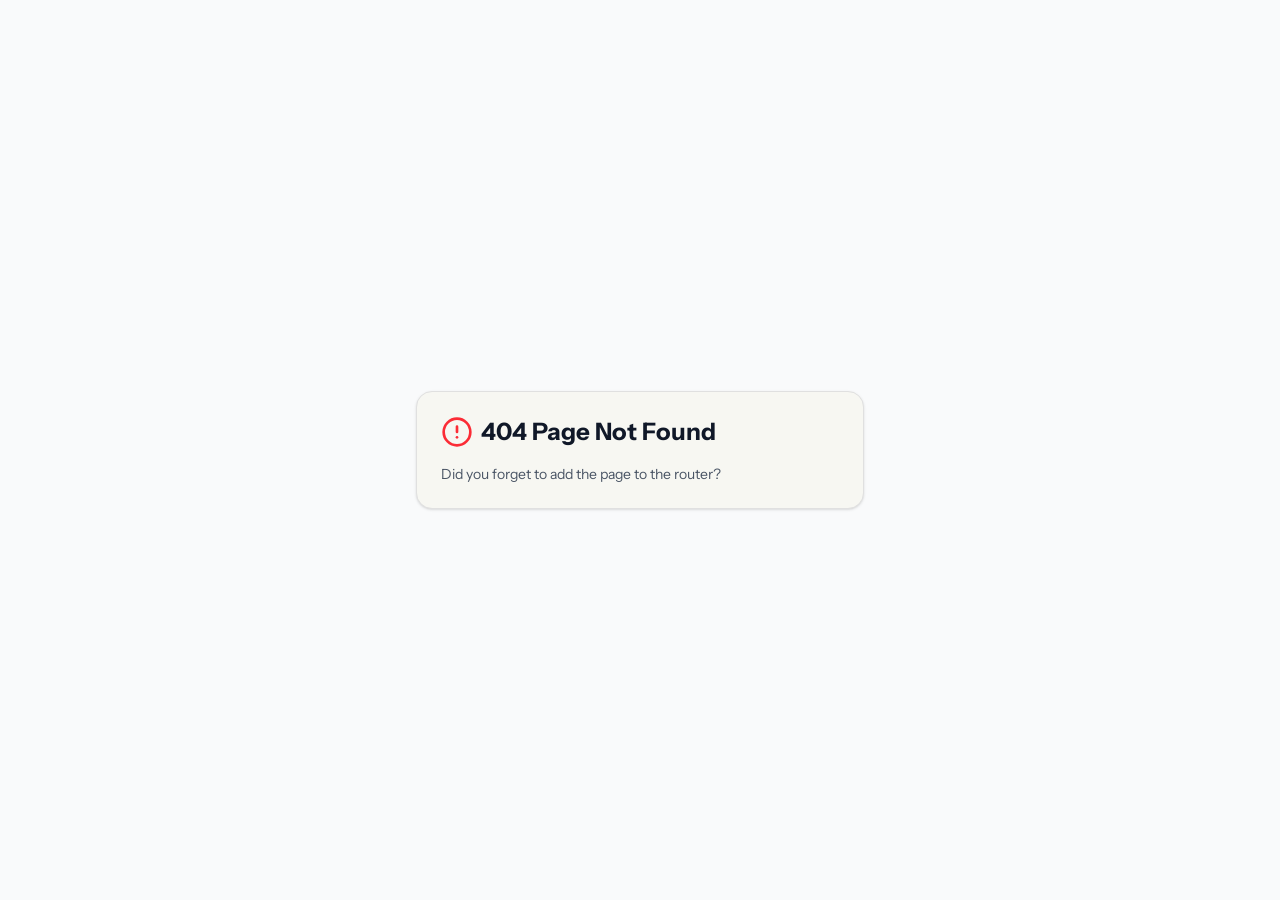
<file: index.html>
<!DOCTYPE html>
<html lang="en">
  <head>
    <meta charset="UTF-8" />
    <meta name="viewport" content="width=device-width, initial-scale=1.0, maximum-scale=1" />
    <title>Datapilled | Data and AI deployment for mid-size companies</title>
    <meta name="description" content="Get the numbers right and in one place first. Then put AI to work on them, with your team trained to use it and a person still signing off on anything that matters." />
    <link rel="canonical" href="https://datapilled.com/" />
    <meta property="og:type" content="website" />
    <meta property="og:url" content="https://datapilled.com/" />
    <meta property="og:title" content="Datapilled | Data and AI deployment for mid-size companies" />
    <meta property="og:description" content="Get the numbers right and in one place first. Then put AI to work on them, with your team trained to use it and a person still signing off on anything that matters." />
    <meta property="og:image" content="https://datapilled.com/opengraph.jpg?v=2" />
    <meta name="twitter:card" content="summary_large_image" />
    <link rel="icon" type="image/svg+xml" href="/favicon.svg" />
    <link rel="icon" type="image/png" sizes="96x96" href="/favicon-96.png" />
    <link rel="apple-touch-icon" href="/apple-touch-icon.png" />
    <link rel="preconnect" href="https://fonts.googleapis.com">
    <link rel="preconnect" href="https://fonts.gstatic.com" crossorigin>
    <link href="https://fonts.googleapis.com/css2?family=Instrument+Sans:wght@400;500;600;700&family=Space+Mono:wght@400;700&display=swap" rel="stylesheet">
    <script type="module" crossorigin src="/assets/index-BNvKhzx_.js"></script>
    <link rel="stylesheet" crossorigin href="/assets/index-B-kYRJNe.css">
  </head>
  <body>
    <div id="root"></div>
  </body>
</html>
</file>
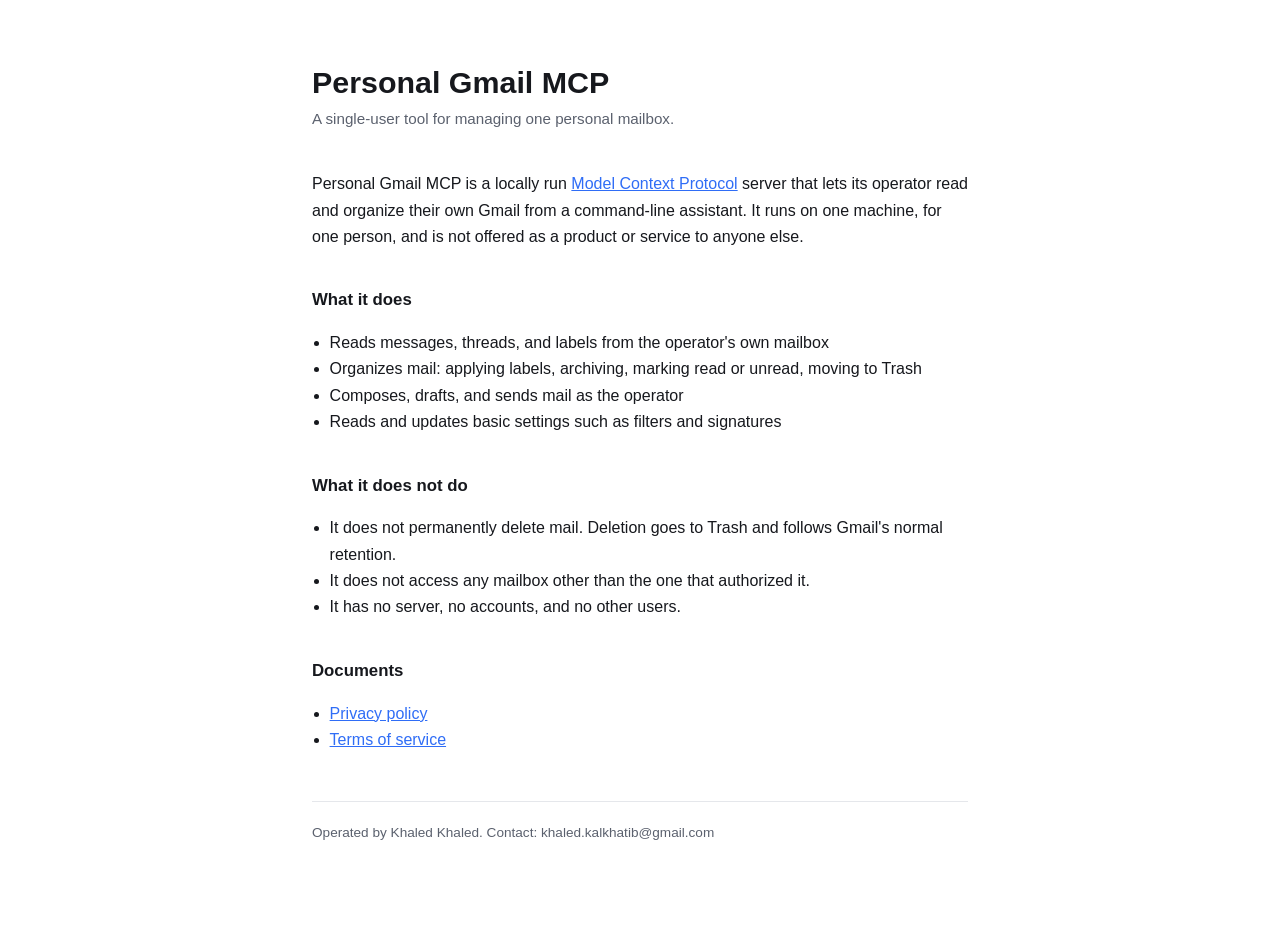
<file: gmail-mcp/index.html>
<!DOCTYPE html>
<html lang="en">
<head>
<meta charset="UTF-8" />
<meta name="viewport" content="width=device-width, initial-scale=1.0" />
<title>Personal Gmail MCP</title>
<link rel="icon" type="image/svg+xml" href="/favicon.svg" />
<link rel="stylesheet" href="/gmail-mcp/_style.css" />
</head>
<body>
<main>
  <h1>Personal Gmail MCP</h1>
  <p class="sub">A single-user tool for managing one personal mailbox.</p>

  <p>Personal Gmail MCP is a locally run <a href="https://modelcontextprotocol.io">Model Context Protocol</a> server that lets its operator read and organize their own Gmail from a command-line assistant. It runs on one machine, for one person, and is not offered as a product or service to anyone else.</p>

  <h2>What it does</h2>
  <ul>
    <li>Reads messages, threads, and labels from the operator's own mailbox</li>
    <li>Organizes mail: applying labels, archiving, marking read or unread, moving to Trash</li>
    <li>Composes, drafts, and sends mail as the operator</li>
    <li>Reads and updates basic settings such as filters and signatures</li>
  </ul>

  <h2>What it does not do</h2>
  <ul>
    <li>It does not permanently delete mail. Deletion goes to Trash and follows Gmail's normal retention.</li>
    <li>It does not access any mailbox other than the one that authorized it.</li>
    <li>It has no server, no accounts, and no other users.</li>
  </ul>

  <h2>Documents</h2>
  <ul>
    <li><a href="/gmail-mcp/privacy.html">Privacy policy</a></li>
    <li><a href="/gmail-mcp/terms.html">Terms of service</a></li>
  </ul>

  <footer>Operated by Khaled Khaled. Contact: khaled.kalkhatib@gmail.com</footer>
</main>
</body>
</html>
</file>
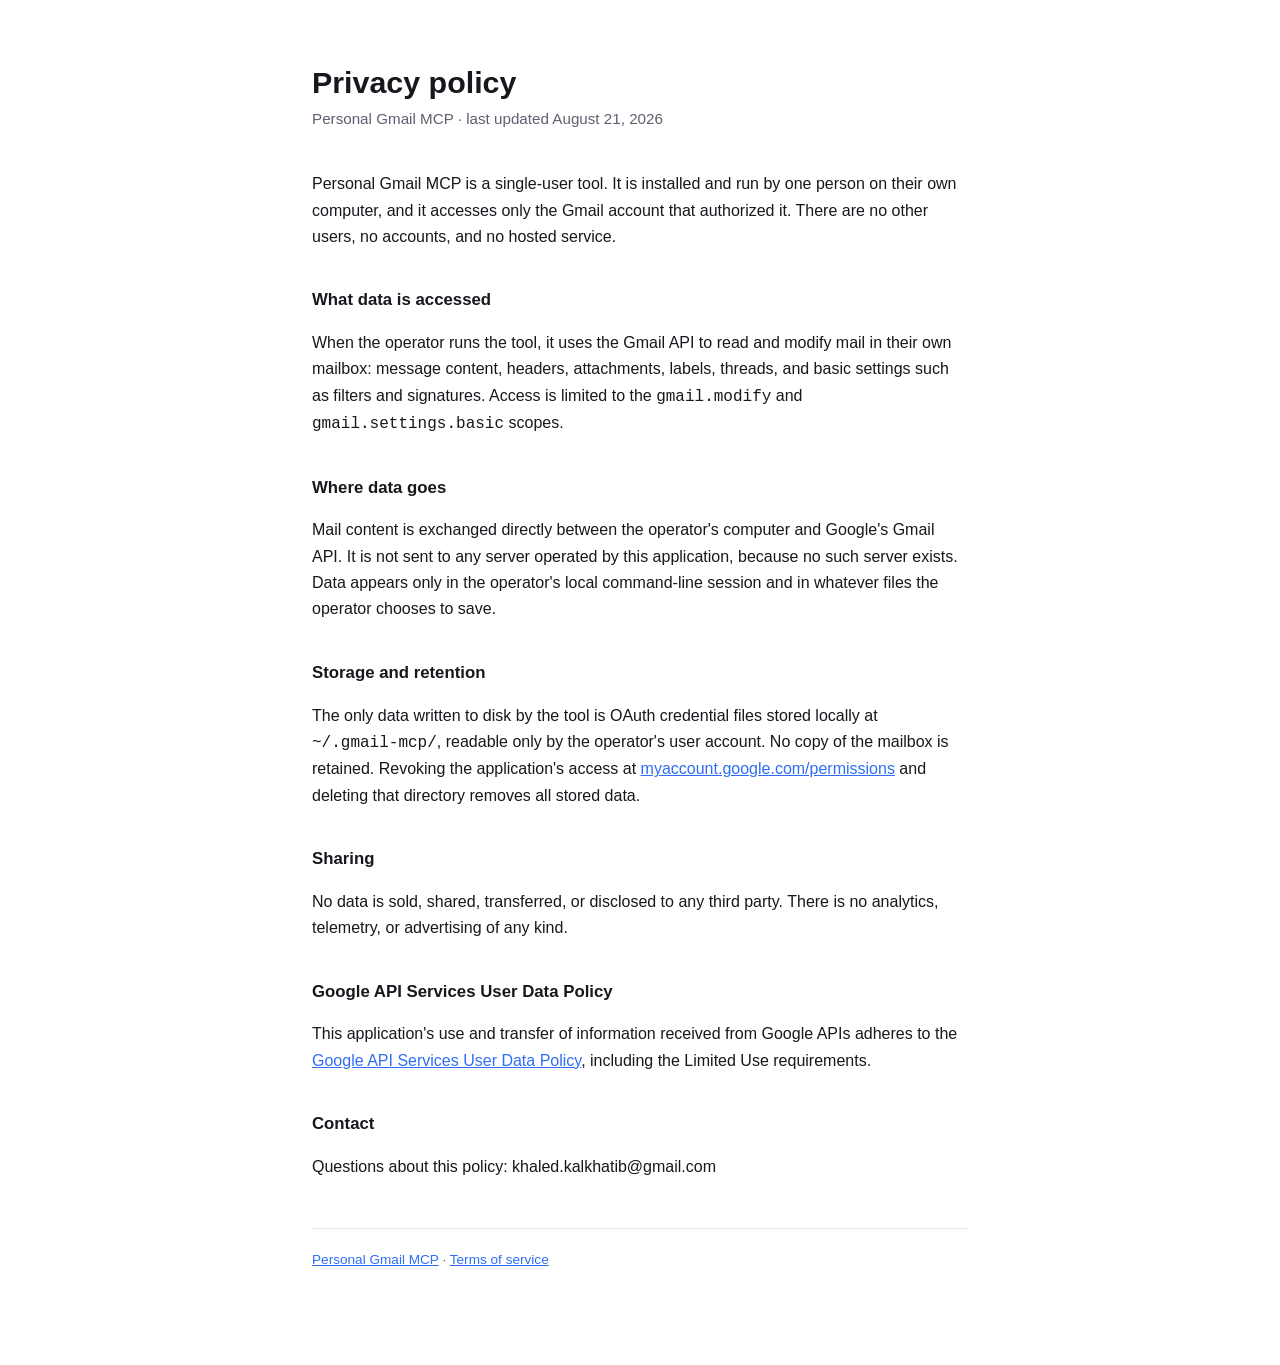
<file: gmail-mcp/privacy.html>
<!DOCTYPE html>
<html lang="en">
<head>
<meta charset="UTF-8" />
<meta name="viewport" content="width=device-width, initial-scale=1.0" />
<title>Privacy Policy — Personal Gmail MCP</title>
<link rel="icon" type="image/svg+xml" href="/favicon.svg" />
<link rel="stylesheet" href="/gmail-mcp/_style.css" />
</head>
<body>
<main>
  <h1>Privacy policy</h1>
  <p class="sub">Personal Gmail MCP · last updated August 21, 2026</p>

  <p>Personal Gmail MCP is a single-user tool. It is installed and run by one person on their own computer, and it accesses only the Gmail account that authorized it. There are no other users, no accounts, and no hosted service.</p>

  <h2>What data is accessed</h2>
  <p>When the operator runs the tool, it uses the Gmail API to read and modify mail in their own mailbox: message content, headers, attachments, labels, threads, and basic settings such as filters and signatures. Access is limited to the <code>gmail.modify</code> and <code>gmail.settings.basic</code> scopes.</p>

  <h2>Where data goes</h2>
  <p>Mail content is exchanged directly between the operator's computer and Google's Gmail API. It is not sent to any server operated by this application, because no such server exists. Data appears only in the operator's local command-line session and in whatever files the operator chooses to save.</p>

  <h2>Storage and retention</h2>
  <p>The only data written to disk by the tool is OAuth credential files stored locally at <code>~/.gmail-mcp/</code>, readable only by the operator's user account. No copy of the mailbox is retained. Revoking the application's access at <a href="https://myaccount.google.com/permissions">myaccount.google.com/permissions</a> and deleting that directory removes all stored data.</p>

  <h2>Sharing</h2>
  <p>No data is sold, shared, transferred, or disclosed to any third party. There is no analytics, telemetry, or advertising of any kind.</p>

  <h2>Google API Services User Data Policy</h2>
  <p>This application's use and transfer of information received from Google APIs adheres to the <a href="https://developers.google.com/terms/api-services-user-data-policy">Google API Services User Data Policy</a>, including the Limited Use requirements.</p>

  <h2>Contact</h2>
  <p>Questions about this policy: khaled.kalkhatib@gmail.com</p>

  <footer><a href="/gmail-mcp/">Personal Gmail MCP</a> · <a href="/gmail-mcp/terms.html">Terms of service</a></footer>
</main>
</body>
</html>
</file>
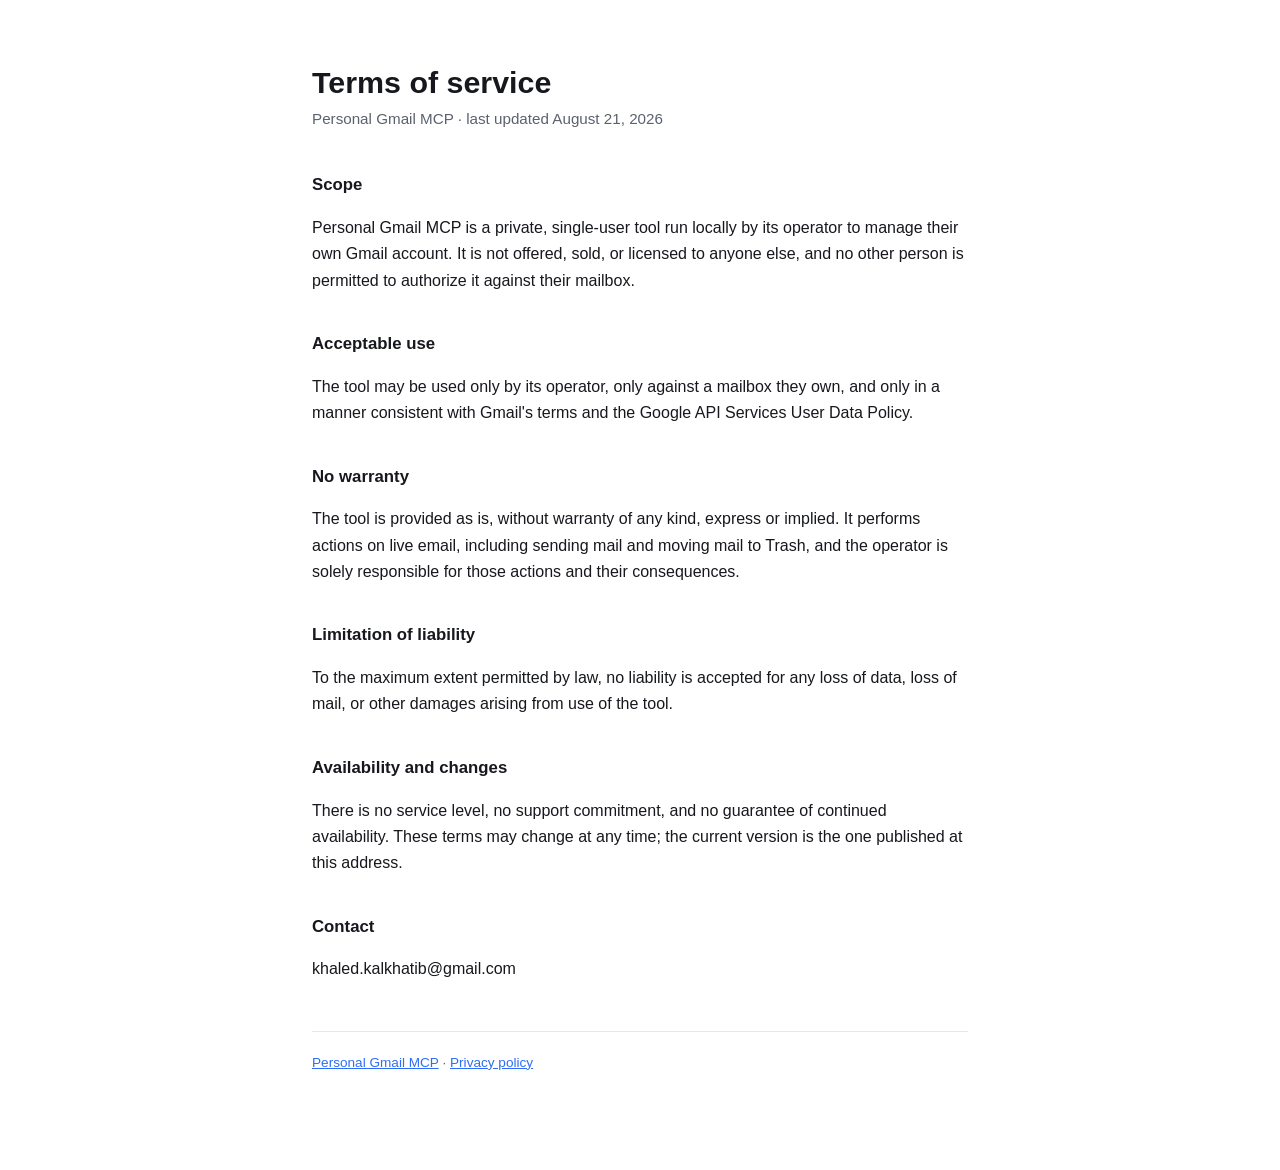
<file: gmail-mcp/terms.html>
<!DOCTYPE html>
<html lang="en">
<head>
<meta charset="UTF-8" />
<meta name="viewport" content="width=device-width, initial-scale=1.0" />
<title>Terms of Service — Personal Gmail MCP</title>
<link rel="icon" type="image/svg+xml" href="/favicon.svg" />
<link rel="stylesheet" href="/gmail-mcp/_style.css" />
</head>
<body>
<main>
  <h1>Terms of service</h1>
  <p class="sub">Personal Gmail MCP · last updated August 21, 2026</p>

  <h2>Scope</h2>
  <p>Personal Gmail MCP is a private, single-user tool run locally by its operator to manage their own Gmail account. It is not offered, sold, or licensed to anyone else, and no other person is permitted to authorize it against their mailbox.</p>

  <h2>Acceptable use</h2>
  <p>The tool may be used only by its operator, only against a mailbox they own, and only in a manner consistent with Gmail's terms and the Google API Services User Data Policy.</p>

  <h2>No warranty</h2>
  <p>The tool is provided as is, without warranty of any kind, express or implied. It performs actions on live email, including sending mail and moving mail to Trash, and the operator is solely responsible for those actions and their consequences.</p>

  <h2>Limitation of liability</h2>
  <p>To the maximum extent permitted by law, no liability is accepted for any loss of data, loss of mail, or other damages arising from use of the tool.</p>

  <h2>Availability and changes</h2>
  <p>There is no service level, no support commitment, and no guarantee of continued availability. These terms may change at any time; the current version is the one published at this address.</p>

  <h2>Contact</h2>
  <p>khaled.kalkhatib@gmail.com</p>

  <footer><a href="/gmail-mcp/">Personal Gmail MCP</a> · <a href="/gmail-mcp/privacy.html">Privacy policy</a></footer>
</main>
</body>
</html>
</file>
<file: assets/index-B-kYRJNe.css>
@layer properties{@supports (((-webkit-hyphens:none)) and (not (margin-trim:inline))) or ((-moz-orient:inline) and (not (color:rgb(from red r g b)))){*,:before,:after,::backdrop{--tw-translate-x:0;--tw-translate-y:0;--tw-translate-z:0;--tw-rotate-x:initial;--tw-rotate-y:initial;--tw-rotate-z:initial;--tw-skew-x:initial;--tw-skew-y:initial;--tw-space-y-reverse:0;--tw-space-x-reverse:0;--tw-border-style:solid;--tw-leading:initial;--tw-font-weight:initial;--tw-tracking:initial;--tw-ordinal:initial;--tw-slashed-zero:initial;--tw-numeric-figure:initial;--tw-numeric-spacing:initial;--tw-numeric-fraction:initial;--tw-shadow:0 0 #0000;--tw-shadow-color:initial;--tw-shadow-alpha:100%;--tw-inset-shadow:0 0 #0000;--tw-inset-shadow-color:initial;--tw-inset-shadow-alpha:100%;--tw-ring-color:initial;--tw-ring-shadow:0 0 #0000;--tw-inset-ring-color:initial;--tw-inset-ring-shadow:0 0 #0000;--tw-ring-inset:initial;--tw-ring-offset-width:0px;--tw-ring-offset-color:#fff;--tw-ring-offset-shadow:0 0 #0000;--tw-outline-style:solid;--tw-backdrop-blur:initial;--tw-backdrop-brightness:initial;--tw-backdrop-contrast:initial;--tw-backdrop-grayscale:initial;--tw-backdrop-hue-rotate:initial;--tw-backdrop-invert:initial;--tw-backdrop-opacity:initial;--tw-backdrop-saturate:initial;--tw-backdrop-sepia:initial;--tw-duration:initial;--tw-ease:initial;--tw-content:"";--tw-animation-delay:0s;--tw-animation-direction:normal;--tw-animation-duration:initial;--tw-animation-fill-mode:none;--tw-animation-iteration-count:1;--tw-enter-blur:0;--tw-enter-opacity:1;--tw-enter-rotate:0;--tw-enter-scale:1;--tw-enter-translate-x:0;--tw-enter-translate-y:0;--tw-exit-blur:0;--tw-exit-opacity:1;--tw-exit-rotate:0;--tw-exit-scale:1;--tw-exit-translate-x:0;--tw-exit-translate-y:0}}}@layer theme{:root,:host{--color-red-50:oklch(97.1% .013 17.38);--color-red-300:oklch(80.8% .114 19.571);--color-red-400:oklch(70.4% .191 22.216);--color-red-500:oklch(63.7% .237 25.331);--color-red-600:oklch(57.7% .245 27.325);--color-gray-50:oklch(98.5% .002 247.839);--color-gray-600:oklch(44.6% .03 256.802);--color-gray-900:oklch(21% .034 264.665);--color-black:#000;--color-white:#fff;--spacing:.25rem;--container-sm:24rem;--container-md:28rem;--container-lg:32rem;--container-2xl:42rem;--container-3xl:48rem;--container-5xl:64rem;--text-xs:.75rem;--text-xs--line-height:calc(1 / .75);--text-sm:.875rem;--text-sm--line-height:calc(1.25 / .875);--text-base:1rem;--text-base--line-height: 1.5 ;--text-lg:1.125rem;--text-lg--line-height:calc(1.75 / 1.125);--text-xl:1.25rem;--text-xl--line-height:calc(1.75 / 1.25);--text-2xl:1.5rem;--text-2xl--line-height:calc(2 / 1.5);--text-3xl:1.875rem;--text-3xl--line-height: 1.2 ;--text-4xl:2.25rem;--text-4xl--line-height:calc(2.5 / 2.25);--text-5xl:3rem;--text-5xl--line-height:1;--text-6xl:3.75rem;--text-6xl--line-height:1;--text-7xl:4.5rem;--text-7xl--line-height:1;--font-weight-normal:400;--font-weight-medium:500;--font-weight-semibold:600;--font-weight-bold:700;--font-weight-extrabold:800;--tracking-tight:-.025em;--tracking-wide:.025em;--tracking-wider:.05em;--tracking-widest:.1em;--leading-tight:1.25;--leading-snug:1.375;--leading-normal:1.5;--leading-relaxed:1.625;--radius-2xl:1rem;--ease-in-out:cubic-bezier(.4, 0, .2, 1);--animate-spin:spin 1s linear infinite;--animate-pulse:pulse 2s cubic-bezier(.4, 0, .6, 1) infinite;--blur-sm:8px;--aspect-video:16 / 9;--default-transition-duration:.15s;--default-transition-timing-function:cubic-bezier(.4, 0, .2, 1);--default-font-family:"Instrument Sans", ui-sans-serif, system-ui, sans-serif;--default-mono-font-family:"Space Mono", ui-monospace, monospace;--color-border:hsl(var(--border))}}@layer base{*,:after,:before,::backdrop{box-sizing:border-box;border:0 solid;margin:0;padding:0}::file-selector-button{box-sizing:border-box;border:0 solid;margin:0;padding:0}html,:host{-webkit-text-size-adjust:100%;tab-size:4;line-height:1.5;font-family:var(--default-font-family,ui-sans-serif, system-ui, sans-serif, "Apple Color Emoji", "Segoe UI Emoji", "Segoe UI Symbol", "Noto Color Emoji");font-feature-settings:var(--default-font-feature-settings,normal);font-variation-settings:var(--default-font-variation-settings,normal);-webkit-tap-highlight-color:transparent}hr{height:0;color:inherit;border-top-width:1px}abbr:where([title]){-webkit-text-decoration:underline dotted;text-decoration:underline dotted}h1,h2,h3,h4,h5,h6{font-size:inherit;font-weight:inherit}a{color:inherit;-webkit-text-decoration:inherit;text-decoration:inherit}b,strong{font-weight:bolder}code,kbd,samp,pre{font-family:var(--default-mono-font-family,ui-monospace, SFMono-Regular, Menlo, Monaco, Consolas, "Liberation Mono", "Courier New", monospace);font-feature-settings:var(--default-mono-font-feature-settings,normal);font-variation-settings:var(--default-mono-font-variation-settings,normal);font-size:1em}small{font-size:80%}sub,sup{vertical-align:baseline;font-size:75%;line-height:0;position:relative}sub{bottom:-.25em}sup{top:-.5em}table{text-indent:0;border-color:inherit;border-collapse:collapse}:-moz-focusring{outline:auto}progress{vertical-align:baseline}summary{display:list-item}ol,ul,menu{list-style:none}img,svg,video,canvas,audio,iframe,embed,object{vertical-align:middle;display:block}img,video{max-width:100%;height:auto}button,input,select,optgroup,textarea{font:inherit;font-feature-settings:inherit;font-variation-settings:inherit;letter-spacing:inherit;color:inherit;opacity:1;background-color:#0000;border-radius:0}::file-selector-button{font:inherit;font-feature-settings:inherit;font-variation-settings:inherit;letter-spacing:inherit;color:inherit;opacity:1;background-color:#0000;border-radius:0}:where(select:is([multiple],[size])) optgroup{font-weight:bolder}:where(select:is([multiple],[size])) optgroup option{padding-inline-start:20px}::file-selector-button{margin-inline-end:4px}::placeholder{opacity:1}@supports (not ((-webkit-appearance:-apple-pay-button))) or (contain-intrinsic-size:1px){::placeholder{color:currentColor}@supports (color:color-mix(in lab,red,red)){::placeholder{color:color-mix(in oklab,currentcolor 50%,transparent)}}}textarea{resize:vertical}::-webkit-search-decoration{-webkit-appearance:none}::-webkit-date-and-time-value{min-height:1lh;text-align:inherit}::-webkit-datetime-edit{display:inline-flex}::-webkit-datetime-edit-fields-wrapper{padding:0}::-webkit-datetime-edit{padding-block:0}::-webkit-datetime-edit-year-field{padding-block:0}::-webkit-datetime-edit-month-field{padding-block:0}::-webkit-datetime-edit-day-field{padding-block:0}::-webkit-datetime-edit-hour-field{padding-block:0}::-webkit-datetime-edit-minute-field{padding-block:0}::-webkit-datetime-edit-second-field{padding-block:0}::-webkit-datetime-edit-millisecond-field{padding-block:0}::-webkit-datetime-edit-meridiem-field{padding-block:0}::-webkit-calendar-picker-indicator{line-height:1}:-moz-ui-invalid{box-shadow:none}button,input:where([type=button],[type=reset],[type=submit]){appearance:button}::file-selector-button{appearance:button}::-webkit-inner-spin-button{height:auto}::-webkit-outer-spin-button{height:auto}[hidden]:where(:not([hidden=until-found])){display:none!important}*{border-color:hsl(var(--border))}body{background-color:hsl(var(--background));color:hsl(var(--foreground));-webkit-font-smoothing:antialiased;-moz-osx-font-smoothing:grayscale;font-family:Instrument Sans,ui-sans-serif,system-ui,sans-serif}h1,h2,h3{text-wrap:balance}p{text-wrap:pretty}:focus-visible{outline-offset:3px;outline:2px solid #556b2f}}@layer components;@layer utilities{.\@container\/field-group{container:field-group/inline-size}.pointer-events-auto{pointer-events:auto}.pointer-events-none{pointer-events:none}.invisible{visibility:hidden}.visible{visibility:visible}.sr-only{clip-path:inset(50%);white-space:nowrap;border-width:0;width:1px;height:1px;margin:-1px;padding:0;position:absolute;overflow:hidden}.absolute{position:absolute}.fixed{position:fixed}.relative{position:relative}.static{position:static}.inset-0{inset:calc(var(--spacing) * 0)}.inset-x-0{inset-inline:calc(var(--spacing) * 0)}.inset-y-0{inset-block:calc(var(--spacing) * 0)}.start{inset-inline-start:var(--spacing)}.end{inset-inline-end:var(--spacing)}.-top-12{top:calc(var(--spacing) * -12)}.top-0{top:calc(var(--spacing) * 0)}.top-1\.5{top:calc(var(--spacing) * 1.5)}.top-1\/2{top:50%}.top-2{top:calc(var(--spacing) * 2)}.top-3\.5{top:calc(var(--spacing) * 3.5)}.top-4{top:calc(var(--spacing) * 4)}.top-\[1px\]{top:1px}.top-\[50\%\]{top:50%}.top-\[60\%\]{top:60%}.top-full{top:100%}.-right-12{right:calc(var(--spacing) * -12)}.right-0{right:calc(var(--spacing) * 0)}.right-1{right:calc(var(--spacing) * 1)}.right-2{right:calc(var(--spacing) * 2)}.right-3{right:calc(var(--spacing) * 3)}.right-4{right:calc(var(--spacing) * 4)}.-bottom-12{bottom:calc(var(--spacing) * -12)}.bottom-0{bottom:calc(var(--spacing) * 0)}.-left-12{left:calc(var(--spacing) * -12)}.left-0{left:calc(var(--spacing) * 0)}.left-1\/2{left:50%}.left-2{left:calc(var(--spacing) * 2)}.left-\[50\%\]{left:50%}.z-10{z-index:10}.z-20{z-index:20}.z-50{z-index:50}.z-\[1\]{z-index:1}.z-\[100\]{z-index:100}.order-first{order:-9999}.order-last{order:9999}.\!m-0{margin:calc(var(--spacing) * 0)!important}.-mx-1{margin-inline:calc(var(--spacing) * -1)}.mx-2{margin-inline:calc(var(--spacing) * 2)}.mx-3\.5{margin-inline:calc(var(--spacing) * 3.5)}.mx-4{margin-inline:calc(var(--spacing) * 4)}.mx-auto{margin-inline:auto}.-my-2{margin-block:calc(var(--spacing) * -2)}.my-0{margin-block:calc(var(--spacing) * 0)}.my-0\.5{margin-block:calc(var(--spacing) * .5)}.my-1{margin-block:calc(var(--spacing) * 1)}.-mt-4{margin-top:calc(var(--spacing) * -4)}.mt-1{margin-top:calc(var(--spacing) * 1)}.mt-1\.5{margin-top:calc(var(--spacing) * 1.5)}.mt-2{margin-top:calc(var(--spacing) * 2)}.mt-4{margin-top:calc(var(--spacing) * 4)}.mt-5{margin-top:calc(var(--spacing) * 5)}.mt-10{margin-top:calc(var(--spacing) * 10)}.mt-24{margin-top:calc(var(--spacing) * 24)}.mt-auto{margin-top:auto}.mr-2{margin-right:calc(var(--spacing) * 2)}.-mb-px{margin-bottom:-1px}.mb-1{margin-bottom:calc(var(--spacing) * 1)}.mb-2{margin-bottom:calc(var(--spacing) * 2)}.mb-2\.5{margin-bottom:calc(var(--spacing) * 2.5)}.mb-3{margin-bottom:calc(var(--spacing) * 3)}.mb-4{margin-bottom:calc(var(--spacing) * 4)}.mb-5{margin-bottom:calc(var(--spacing) * 5)}.mb-6{margin-bottom:calc(var(--spacing) * 6)}.mb-8{margin-bottom:calc(var(--spacing) * 8)}.mb-10{margin-bottom:calc(var(--spacing) * 10)}.mb-12{margin-bottom:calc(var(--spacing) * 12)}.-ml-4{margin-left:calc(var(--spacing) * -4)}.ml-1{margin-left:calc(var(--spacing) * 1)}.ml-4{margin-left:calc(var(--spacing) * 4)}.ml-auto{margin-left:auto}.line-clamp-2{-webkit-line-clamp:2;-webkit-box-orient:vertical;display:-webkit-box;overflow:hidden}.block{display:block}.flex{display:flex}.grid{display:grid}.hidden{display:none}.inline-flex{display:inline-flex}.table{display:table}.aspect-square{aspect-ratio:1}.aspect-video{aspect-ratio:var(--aspect-video)}.size-4{width:calc(var(--spacing) * 4);height:calc(var(--spacing) * 4)}.size-6{width:calc(var(--spacing) * 6);height:calc(var(--spacing) * 6)}.size-8{width:calc(var(--spacing) * 8);height:calc(var(--spacing) * 8)}.size-10{width:calc(var(--spacing) * 10);height:calc(var(--spacing) * 10)}.size-\[--cell-size\]{width:--cell-size;height:--cell-size}.h-1\.5{height:calc(var(--spacing) * 1.5)}.h-2{height:calc(var(--spacing) * 2)}.h-2\.5{height:calc(var(--spacing) * 2.5)}.h-3{height:calc(var(--spacing) * 3)}.h-3\.5{height:calc(var(--spacing) * 3.5)}.h-4{height:calc(var(--spacing) * 4)}.h-5{height:calc(var(--spacing) * 5)}.h-6{height:calc(var(--spacing) * 6)}.h-7{height:calc(var(--spacing) * 7)}.h-8{height:calc(var(--spacing) * 8)}.h-9{height:calc(var(--spacing) * 9)}.h-10{height:calc(var(--spacing) * 10)}.h-12{height:calc(var(--spacing) * 12)}.h-40{height:calc(var(--spacing) * 40)}.h-\[--cell-size\]{height:--cell-size}.h-\[1px\]{height:1px}.h-\[var\(--radix-navigation-menu-viewport-height\)\]{height:var(--radix-navigation-menu-viewport-height)}.h-\[var\(--radix-select-trigger-height\)\]{height:var(--radix-select-trigger-height)}.h-auto{height:auto}.h-full{height:100%}.h-px{height:1px}.h-svh{height:100svh}.max-h-\[--radix-context-menu-content-available-height\]{max-height:--radix-context-menu-content-available-height}.max-h-\[--radix-select-content-available-height\]{max-height:--radix-select-content-available-height}.max-h-\[300px\]{max-height:300px}.max-h-\[var\(--radix-dropdown-menu-content-available-height\)\]{max-height:var(--radix-dropdown-menu-content-available-height)}.max-h-screen{max-height:100vh}.min-h-0{min-height:calc(var(--spacing) * 0)}.min-h-8{min-height:calc(var(--spacing) * 8)}.min-h-9{min-height:calc(var(--spacing) * 9)}.min-h-10{min-height:calc(var(--spacing) * 10)}.min-h-11{min-height:calc(var(--spacing) * 11)}.min-h-12{min-height:calc(var(--spacing) * 12)}.min-h-\[60px\]{min-height:60px}.min-h-screen{min-height:100vh}.min-h-svh{min-height:100svh}.w-0{width:calc(var(--spacing) * 0)}.w-1{width:calc(var(--spacing) * 1)}.w-2{width:calc(var(--spacing) * 2)}.w-2\.5{width:calc(var(--spacing) * 2.5)}.w-3{width:calc(var(--spacing) * 3)}.w-3\.5{width:calc(var(--spacing) * 3.5)}.w-3\/4{width:75%}.w-4{width:calc(var(--spacing) * 4)}.w-5{width:calc(var(--spacing) * 5)}.w-7{width:calc(var(--spacing) * 7)}.w-8{width:calc(var(--spacing) * 8)}.w-9{width:calc(var(--spacing) * 9)}.w-10{width:calc(var(--spacing) * 10)}.w-12{width:calc(var(--spacing) * 12)}.w-40{width:calc(var(--spacing) * 40)}.w-64{width:calc(var(--spacing) * 64)}.w-72{width:calc(var(--spacing) * 72)}.w-\[--cell-size\]{width:--cell-size}.w-\[1px\]{width:1px}.w-\[100px\]{width:100px}.w-\[var\(--sidebar-width\)\]{width:var(--sidebar-width)}.w-auto{width:auto}.w-fit{width:fit-content}.w-full{width:100%}.w-max{width:max-content}.w-px{width:1px}.max-w-2xl{max-width:var(--container-2xl)}.max-w-3xl{max-width:var(--container-3xl)}.max-w-5xl{max-width:var(--container-5xl)}.max-w-\[15rem\]{max-width:15rem}.max-w-\[var\(--skeleton-width\)\]{max-width:var(--skeleton-width)}.max-w-lg{max-width:var(--container-lg)}.max-w-max{max-width:max-content}.max-w-md{max-width:var(--container-md)}.max-w-sm{max-width:var(--container-sm)}.min-w-0{min-width:calc(var(--spacing) * 0)}.min-w-5{min-width:calc(var(--spacing) * 5)}.min-w-8{min-width:calc(var(--spacing) * 8)}.min-w-9{min-width:calc(var(--spacing) * 9)}.min-w-10{min-width:calc(var(--spacing) * 10)}.min-w-\[--cell-size\]{min-width:--cell-size}.min-w-\[8rem\]{min-width:8rem}.min-w-\[12rem\]{min-width:12rem}.min-w-\[var\(--radix-select-trigger-width\)\]{min-width:var(--radix-select-trigger-width)}.flex-1{flex:1}.shrink-0{flex-shrink:0}.grow{flex-grow:1}.grow-0{flex-grow:0}.basis-full{flex-basis:100%}.caption-bottom{caption-side:bottom}.border-collapse{border-collapse:collapse}.origin-\[--radix-context-menu-content-transform-origin\]{transform-origin:--radix-context-menu-content-transform-origin}.origin-\[--radix-dropdown-menu-content-transform-origin\]{transform-origin:--radix-dropdown-menu-content-transform-origin}.origin-\[--radix-hover-card-content-transform-origin\]{transform-origin:--radix-hover-card-content-transform-origin}.origin-\[--radix-menubar-content-transform-origin\]{transform-origin:--radix-menubar-content-transform-origin}.origin-\[--radix-popover-content-transform-origin\]{transform-origin:--radix-popover-content-transform-origin}.origin-\[--radix-select-content-transform-origin\]{transform-origin:--radix-select-content-transform-origin}.origin-\[--radix-tooltip-content-transform-origin\]{transform-origin:--radix-tooltip-content-transform-origin}.-translate-x-1\/2{--tw-translate-x: -50% ;translate:var(--tw-translate-x) var(--tw-translate-y)}.-translate-x-px{--tw-translate-x:-1px;translate:var(--tw-translate-x) var(--tw-translate-y)}.translate-x-\[-50\%\]{--tw-translate-x:-50%;translate:var(--tw-translate-x) var(--tw-translate-y)}.translate-x-px{--tw-translate-x:1px;translate:var(--tw-translate-x) var(--tw-translate-y)}.-translate-y-1\/2{--tw-translate-y: -50% ;translate:var(--tw-translate-x) var(--tw-translate-y)}.translate-y-\[-50\%\]{--tw-translate-y:-50%;translate:var(--tw-translate-x) var(--tw-translate-y)}.rotate-45{rotate:45deg}.rotate-90{rotate:90deg}.transform{transform:var(--tw-rotate-x,) var(--tw-rotate-y,) var(--tw-rotate-z,) var(--tw-skew-x,) var(--tw-skew-y,)}.animate-caret-blink{animation:1.25s ease-out infinite caret-blink}.animate-in{animation:enter var(--tw-animation-duration,var(--tw-duration,.15s))var(--tw-ease,ease)var(--tw-animation-delay,0s)var(--tw-animation-iteration-count,1)var(--tw-animation-direction,normal)var(--tw-animation-fill-mode,none)}.animate-pulse{animation:var(--animate-pulse)}.animate-spin{animation:var(--animate-spin)}.cursor-default{cursor:default}.cursor-pointer{cursor:pointer}.cursor-text{cursor:text}.touch-none{touch-action:none}.resize-none{resize:none}.list-disc{list-style-type:disc}.list-none{list-style-type:none}.grid-cols-1{grid-template-columns:repeat(1,minmax(0,1fr))}.grid-cols-2{grid-template-columns:repeat(2,minmax(0,1fr))}.flex-col{flex-direction:column}.flex-col-reverse{flex-direction:column-reverse}.flex-row{flex-direction:row}.flex-wrap{flex-wrap:wrap}.place-content-center{place-content:center}.items-center{align-items:center}.items-end{align-items:flex-end}.items-start{align-items:flex-start}.items-stretch{align-items:stretch}.justify-between{justify-content:space-between}.justify-center{justify-content:center}.justify-start{justify-content:flex-start}.gap-1{gap:calc(var(--spacing) * 1)}.gap-1\.5{gap:calc(var(--spacing) * 1.5)}.gap-2{gap:calc(var(--spacing) * 2)}.gap-2\.5{gap:calc(var(--spacing) * 2.5)}.gap-3{gap:calc(var(--spacing) * 3)}.gap-4{gap:calc(var(--spacing) * 4)}.gap-6{gap:calc(var(--spacing) * 6)}.gap-7{gap:calc(var(--spacing) * 7)}.gap-10{gap:calc(var(--spacing) * 10)}.gap-12{gap:calc(var(--spacing) * 12)}:where(.space-y-1\.5>:not(:last-child)){--tw-space-y-reverse:0;margin-block-start:calc(calc(var(--spacing) * 1.5) * var(--tw-space-y-reverse));margin-block-end:calc(calc(var(--spacing) * 1.5) * calc(1 - var(--tw-space-y-reverse)))}:where(.space-y-2>:not(:last-child)){--tw-space-y-reverse:0;margin-block-start:calc(calc(var(--spacing) * 2) * var(--tw-space-y-reverse));margin-block-end:calc(calc(var(--spacing) * 2) * calc(1 - var(--tw-space-y-reverse)))}:where(.space-y-5>:not(:last-child)){--tw-space-y-reverse:0;margin-block-start:calc(calc(var(--spacing) * 5) * var(--tw-space-y-reverse));margin-block-end:calc(calc(var(--spacing) * 5) * calc(1 - var(--tw-space-y-reverse)))}:where(.space-y-6>:not(:last-child)){--tw-space-y-reverse:0;margin-block-start:calc(calc(var(--spacing) * 6) * var(--tw-space-y-reverse));margin-block-end:calc(calc(var(--spacing) * 6) * calc(1 - var(--tw-space-y-reverse)))}.gap-x-6{column-gap:calc(var(--spacing) * 6)}.gap-x-8{column-gap:calc(var(--spacing) * 8)}:where(.space-x-1>:not(:last-child)){--tw-space-x-reverse:0;margin-inline-start:calc(calc(var(--spacing) * 1) * var(--tw-space-x-reverse));margin-inline-end:calc(calc(var(--spacing) * 1) * calc(1 - var(--tw-space-x-reverse)))}:where(.space-x-4>:not(:last-child)){--tw-space-x-reverse:0;margin-inline-start:calc(calc(var(--spacing) * 4) * var(--tw-space-x-reverse));margin-inline-end:calc(calc(var(--spacing) * 4) * calc(1 - var(--tw-space-x-reverse)))}.gap-y-3{row-gap:calc(var(--spacing) * 3)}.gap-y-10{row-gap:calc(var(--spacing) * 10)}.self-stretch{align-self:stretch}.overflow-auto{overflow:auto}.overflow-hidden{overflow:hidden}.overflow-x-hidden{overflow-x:hidden}.overflow-y-auto{overflow-y:auto}.rounded-2xl{border-radius:var(--radius-2xl)}.rounded-\[2px\]{border-radius:2px}.rounded-\[calc\(var\(--radius\)-5px\)\]{border-radius:calc(var(--radius) - 5px)}.rounded-\[inherit\]{border-radius:inherit}.rounded-full{border-radius:3.40282e38px}.rounded-lg{border-radius:var(--radius)}.rounded-md{border-radius:calc(var(--radius) - 2px)}.rounded-none{border-radius:0}.rounded-sm{border-radius:calc(var(--radius) - 4px)}.rounded-xl{border-radius:calc(var(--radius) + 4px)}.rounded-t-\[10px\]{border-top-left-radius:10px;border-top-right-radius:10px}.rounded-l-md{border-top-left-radius:calc(var(--radius) - 2px);border-bottom-left-radius:calc(var(--radius) - 2px)}.rounded-tl-sm{border-top-left-radius:calc(var(--radius) - 4px)}.rounded-r-md{border-top-right-radius:calc(var(--radius) - 2px);border-bottom-right-radius:calc(var(--radius) - 2px)}.border{border-style:var(--tw-border-style);border-width:1px}.border-0{border-style:var(--tw-border-style);border-width:0}.border-2{border-style:var(--tw-border-style);border-width:2px}.border-\[1\.5px\]{border-style:var(--tw-border-style);border-width:1.5px}.border-y{border-block-style:var(--tw-border-style);border-block-width:1px}.border-t{border-top-style:var(--tw-border-style);border-top-width:1px}.border-r{border-right-style:var(--tw-border-style);border-right-width:1px}.border-b{border-bottom-style:var(--tw-border-style);border-bottom-width:1px}.border-b-2{border-bottom-style:var(--tw-border-style);border-bottom-width:2px}.border-l{border-left-style:var(--tw-border-style);border-left-width:1px}.border-dashed{--tw-border-style:dashed;border-style:dashed}.\[border-color\:var\(--badge-outline\)\]{border-color:var(--badge-outline)}.\[border-color\:var\(--button-outline\)\]{border-color:var(--button-outline)}.border-\[\#556b2f\]{border-color:#556b2f}.border-\[\#556b2f\]\/40{border-color:#556b2f66}.border-\[--color-border\]{border-color:--color-border}.border-black\/8{border-color:#00000014}@supports (color:color-mix(in lab,red,red)){.border-black\/8{border-color:color-mix(in oklab,var(--color-black) 8%,transparent)}}.border-black\/\[0\.08\]{border-color:#00000014}@supports (color:color-mix(in lab,red,red)){.border-black\/\[0\.08\]{border-color:color-mix(in oklab,var(--color-black) 8%,transparent)}}.border-black\/\[0\.10\]{border-color:#0000001a}@supports (color:color-mix(in lab,red,red)){.border-black\/\[0\.10\]{border-color:color-mix(in oklab,var(--color-black) 10%,transparent)}}.border-border,.border-border\/50{border-color:hsl(var(--border))}@supports (color:color-mix(in lab,red,red)){.border-border\/50{border-color:color-mix(in oklab,hsl(var(--border)) 50%,transparent)}}.border-destructive{border-color:hsl(var(--destructive))}.border-destructive-border{border-color:var(--destructive-border)}.border-destructive\/50{border-color:hsl(var(--destructive))}@supports (color:color-mix(in lab,red,red)){.border-destructive\/50{border-color:color-mix(in oklab,hsl(var(--destructive)) 50%,transparent)}}.border-input{border-color:hsl(var(--input))}.border-primary{border-color:hsl(var(--primary))}.border-primary-border{border-color:var(--primary-border)}.border-primary\/50{border-color:hsl(var(--primary))}@supports (color:color-mix(in lab,red,red)){.border-primary\/50{border-color:color-mix(in oklab,hsl(var(--primary)) 50%,transparent)}}.border-secondary-border{border-color:var(--secondary-border)}.border-sidebar-border{border-color:hsl(var(--sidebar-border))}.border-transparent{border-color:#0000}.border-t-transparent{border-top-color:#0000}.border-l-transparent{border-left-color:#0000}.bg-\[\#556b2f\]{background-color:#556b2f}.bg-\[\#556b2f\]\/10{background-color:#556b2f1a}.bg-\[\#f4f4ef\]{background-color:#f4f4ef}.bg-\[\#fafaf5\]{background-color:#fafaf5}.bg-\[\#fafaf5\]\/95{background-color:#fafaf5f2}.bg-\[--color-bg\]{background-color:--color-bg}.bg-accent{background-color:hsl(var(--accent))}.bg-background{background-color:hsl(var(--background))}.bg-black\/80{background-color:#000c}@supports (color:color-mix(in lab,red,red)){.bg-black\/80{background-color:color-mix(in oklab,var(--color-black) 80%,transparent)}}.bg-border{background-color:hsl(var(--border))}.bg-card{background-color:hsl(var(--card))}.bg-destructive{background-color:hsl(var(--destructive))}.bg-foreground{background-color:hsl(var(--foreground))}.bg-gray-50{background-color:var(--color-gray-50)}.bg-input{background-color:hsl(var(--input))}.bg-muted,.bg-muted\/50{background-color:hsl(var(--muted))}@supports (color:color-mix(in lab,red,red)){.bg-muted\/50{background-color:color-mix(in oklab,hsl(var(--muted)) 50%,transparent)}}.bg-popover{background-color:hsl(var(--popover))}.bg-primary,.bg-primary\/10{background-color:hsl(var(--primary))}@supports (color:color-mix(in lab,red,red)){.bg-primary\/10{background-color:color-mix(in oklab,hsl(var(--primary)) 10%,transparent)}}.bg-primary\/20{background-color:hsl(var(--primary))}@supports (color:color-mix(in lab,red,red)){.bg-primary\/20{background-color:color-mix(in oklab,hsl(var(--primary)) 20%,transparent)}}.bg-secondary{background-color:hsl(var(--secondary))}.bg-sidebar{background-color:hsl(var(--sidebar))}.bg-sidebar-border{background-color:hsl(var(--sidebar-border))}.bg-transparent{background-color:#0000}.bg-white{background-color:var(--color-white)}.fill-current{fill:currentColor}.fill-primary{fill:hsl(var(--primary))}.object-cover{object-fit:cover}.p-0{padding:calc(var(--spacing) * 0)}.p-1{padding:calc(var(--spacing) * 1)}.p-2{padding:calc(var(--spacing) * 2)}.p-3{padding:calc(var(--spacing) * 3)}.p-4{padding:calc(var(--spacing) * 4)}.p-6{padding:calc(var(--spacing) * 6)}.p-\[1px\]{padding:1px}.px-1{padding-inline:calc(var(--spacing) * 1)}.px-1\.5{padding-inline:calc(var(--spacing) * 1.5)}.px-2{padding-inline:calc(var(--spacing) * 2)}.px-2\.5{padding-inline:calc(var(--spacing) * 2.5)}.px-3{padding-inline:calc(var(--spacing) * 3)}.px-4{padding-inline:calc(var(--spacing) * 4)}.px-5{padding-inline:calc(var(--spacing) * 5)}.px-6{padding-inline:calc(var(--spacing) * 6)}.px-7{padding-inline:calc(var(--spacing) * 7)}.px-8{padding-inline:calc(var(--spacing) * 8)}.px-\[--cell-size\]{padding-inline:--cell-size}.py-0\.5{padding-block:calc(var(--spacing) * .5)}.py-1{padding-block:calc(var(--spacing) * 1)}.py-1\.5{padding-block:calc(var(--spacing) * 1.5)}.py-2{padding-block:calc(var(--spacing) * 2)}.py-3{padding-block:calc(var(--spacing) * 3)}.py-4{padding-block:calc(var(--spacing) * 4)}.py-6{padding-block:calc(var(--spacing) * 6)}.py-8{padding-block:calc(var(--spacing) * 8)}.py-14{padding-block:calc(var(--spacing) * 14)}.py-16{padding-block:calc(var(--spacing) * 16)}.py-24{padding-block:calc(var(--spacing) * 24)}.py-28{padding-block:calc(var(--spacing) * 28)}.pt-0{padding-top:calc(var(--spacing) * 0)}.pt-2{padding-top:calc(var(--spacing) * 2)}.pt-3{padding-top:calc(var(--spacing) * 3)}.pt-4{padding-top:calc(var(--spacing) * 4)}.pt-6{padding-top:calc(var(--spacing) * 6)}.pt-8{padding-top:calc(var(--spacing) * 8)}.pt-32{padding-top:calc(var(--spacing) * 32)}.pr-1{padding-right:calc(var(--spacing) * 1)}.pr-2{padding-right:calc(var(--spacing) * 2)}.pr-2\.5{padding-right:calc(var(--spacing) * 2.5)}.pr-3{padding-right:calc(var(--spacing) * 3)}.pr-8{padding-right:calc(var(--spacing) * 8)}.pb-3{padding-bottom:calc(var(--spacing) * 3)}.pb-4{padding-bottom:calc(var(--spacing) * 4)}.pb-16{padding-bottom:calc(var(--spacing) * 16)}.pl-2{padding-left:calc(var(--spacing) * 2)}.pl-2\.5{padding-left:calc(var(--spacing) * 2.5)}.pl-3{padding-left:calc(var(--spacing) * 3)}.pl-4{padding-left:calc(var(--spacing) * 4)}.pl-8{padding-left:calc(var(--spacing) * 8)}.text-center{text-align:center}.text-left{text-align:left}.align-middle{vertical-align:middle}.font-mono{font-family:Space Mono,ui-monospace,monospace}.font-sans{font-family:Instrument Sans,ui-sans-serif,system-ui,sans-serif}.text-2xl{font-size:var(--text-2xl);line-height:var(--tw-leading,var(--text-2xl--line-height))}.text-3xl{font-size:var(--text-3xl);line-height:var(--tw-leading,var(--text-3xl--line-height))}.text-4xl{font-size:var(--text-4xl);line-height:var(--tw-leading,var(--text-4xl--line-height))}.text-base{font-size:var(--text-base);line-height:var(--tw-leading,var(--text-base--line-height))}.text-lg{font-size:var(--text-lg);line-height:var(--tw-leading,var(--text-lg--line-height))}.text-sm{font-size:var(--text-sm);line-height:var(--tw-leading,var(--text-sm--line-height))}.text-sm\/relaxed{font-size:var(--text-sm);line-height:var(--leading-relaxed)}.text-xl{font-size:var(--text-xl);line-height:var(--tw-leading,var(--text-xl--line-height))}.text-xs{font-size:var(--text-xs);line-height:var(--tw-leading,var(--text-xs--line-height))}.text-\[0\.8rem\]{font-size:.8rem}.text-\[1\.75rem\]{font-size:1.75rem}.text-\[2\.75rem\]{font-size:2.75rem}.text-\[11px\]{font-size:11px}.leading-\[1\.05\]{--tw-leading:1.05;line-height:1.05}.leading-none{--tw-leading:1;line-height:1}.leading-normal{--tw-leading:var(--leading-normal);line-height:var(--leading-normal)}.leading-relaxed{--tw-leading:var(--leading-relaxed);line-height:var(--leading-relaxed)}.leading-snug{--tw-leading:var(--leading-snug);line-height:var(--leading-snug)}.leading-tight{--tw-leading:var(--leading-tight);line-height:var(--leading-tight)}.font-bold{--tw-font-weight:var(--font-weight-bold);font-weight:var(--font-weight-bold)}.font-extrabold{--tw-font-weight:var(--font-weight-extrabold);font-weight:var(--font-weight-extrabold)}.font-medium{--tw-font-weight:var(--font-weight-medium);font-weight:var(--font-weight-medium)}.font-normal{--tw-font-weight:var(--font-weight-normal);font-weight:var(--font-weight-normal)}.font-semibold{--tw-font-weight:var(--font-weight-semibold);font-weight:var(--font-weight-semibold)}.tracking-\[-0\.01em\]{--tw-tracking:-.01em;letter-spacing:-.01em}.tracking-\[-0\.02em\]{--tw-tracking:-.02em;letter-spacing:-.02em}.tracking-tight{--tw-tracking:var(--tracking-tight);letter-spacing:var(--tracking-tight)}.tracking-wide{--tw-tracking:var(--tracking-wide);letter-spacing:var(--tracking-wide)}.tracking-wider{--tw-tracking:var(--tracking-wider);letter-spacing:var(--tracking-wider)}.tracking-widest{--tw-tracking:var(--tracking-widest);letter-spacing:var(--tracking-widest)}.text-balance{text-wrap:balance}.break-words{overflow-wrap:break-word}.whitespace-nowrap{white-space:nowrap}.text-\[\#1a1a1a\]{color:#1a1a1a}.text-\[\#1a1a1a\]\/60{color:#1a1a1a99}.text-\[\#1a1a1a\]\/65{color:#1a1a1aa6}.text-\[\#1a1a1a\]\/70{color:#1a1a1ab3}.text-\[\#556b2f\]{color:#556b2f}.text-\[\#b42318\]{color:#b42318}.text-accent-foreground{color:hsl(var(--accent-foreground))}.text-card-foreground{color:hsl(var(--card-foreground))}.text-current{color:currentColor}.text-destructive{color:hsl(var(--destructive))}.text-destructive-foreground{color:hsl(var(--destructive-foreground))}.text-foreground,.text-foreground\/50{color:hsl(var(--foreground))}@supports (color:color-mix(in lab,red,red)){.text-foreground\/50{color:color-mix(in oklab,hsl(var(--foreground)) 50%,transparent)}}.text-gray-600{color:var(--color-gray-600)}.text-gray-900{color:var(--color-gray-900)}.text-muted-foreground{color:hsl(var(--muted-foreground))}.text-popover-foreground{color:hsl(var(--popover-foreground))}.text-primary{color:hsl(var(--primary))}.text-primary-foreground{color:hsl(var(--primary-foreground))}.text-red-500{color:var(--color-red-500)}.text-secondary-foreground{color:hsl(var(--secondary-foreground))}.text-sidebar-foreground,.text-sidebar-foreground\/70{color:hsl(var(--sidebar-foreground))}@supports (color:color-mix(in lab,red,red)){.text-sidebar-foreground\/70{color:color-mix(in oklab,hsl(var(--sidebar-foreground)) 70%,transparent)}}.text-white{color:var(--color-white)}.uppercase{text-transform:uppercase}.tabular-nums{--tw-numeric-spacing:tabular-nums;font-variant-numeric:var(--tw-ordinal,) var(--tw-slashed-zero,) var(--tw-numeric-figure,) var(--tw-numeric-spacing,) var(--tw-numeric-fraction,)}.underline{text-decoration-line:underline}.decoration-black\/20{text-decoration-color:#0003}@supports (color:color-mix(in lab,red,red)){.decoration-black\/20{-webkit-text-decoration-color:color-mix(in oklab,var(--color-black) 20%,transparent);text-decoration-color:color-mix(in oklab,var(--color-black) 20%,transparent)}}.underline-offset-4{text-underline-offset:4px}.opacity-0{opacity:0}.opacity-50{opacity:.5}.opacity-60{opacity:.6}.opacity-70{opacity:.7}.opacity-90{opacity:.9}.shadow{--tw-shadow:0 1px 3px 0 var(--tw-shadow-color,#0000001a), 0 1px 2px -1px var(--tw-shadow-color,#0000001a);box-shadow:var(--tw-inset-shadow),var(--tw-inset-ring-shadow),var(--tw-ring-offset-shadow),var(--tw-ring-shadow),var(--tw-shadow)}.shadow-\[0_0_0_1px_hsl\(var\(--sidebar-border\)\)\]{--tw-shadow:0 0 0 1px var(--tw-shadow-color,hsl(var(--sidebar-border)));box-shadow:var(--tw-inset-shadow),var(--tw-inset-ring-shadow),var(--tw-ring-offset-shadow),var(--tw-ring-shadow),var(--tw-shadow)}.shadow-lg{--tw-shadow:0 10px 15px -3px var(--tw-shadow-color,#0000001a), 0 4px 6px -4px var(--tw-shadow-color,#0000001a);box-shadow:var(--tw-inset-shadow),var(--tw-inset-ring-shadow),var(--tw-ring-offset-shadow),var(--tw-ring-shadow),var(--tw-shadow)}.shadow-md{--tw-shadow:0 4px 6px -1px var(--tw-shadow-color,#0000001a), 0 2px 4px -2px var(--tw-shadow-color,#0000001a);box-shadow:var(--tw-inset-shadow),var(--tw-inset-ring-shadow),var(--tw-ring-offset-shadow),var(--tw-ring-shadow),var(--tw-shadow)}.shadow-none{--tw-shadow:0 0 #0000;box-shadow:var(--tw-inset-shadow),var(--tw-inset-ring-shadow),var(--tw-ring-offset-shadow),var(--tw-ring-shadow),var(--tw-shadow)}.shadow-sm{--tw-shadow:0 1px 3px 0 var(--tw-shadow-color,#0000001a), 0 1px 2px -1px var(--tw-shadow-color,#0000001a);box-shadow:var(--tw-inset-shadow),var(--tw-inset-ring-shadow),var(--tw-ring-offset-shadow),var(--tw-ring-shadow),var(--tw-shadow)}.shadow-xl{--tw-shadow:0 20px 25px -5px var(--tw-shadow-color,#0000001a), 0 8px 10px -6px var(--tw-shadow-color,#0000001a);box-shadow:var(--tw-inset-shadow),var(--tw-inset-ring-shadow),var(--tw-ring-offset-shadow),var(--tw-ring-shadow),var(--tw-shadow)}.shadow-xs{--tw-shadow:0 1px 2px 0 var(--tw-shadow-color,#0000000d);box-shadow:var(--tw-inset-shadow),var(--tw-inset-ring-shadow),var(--tw-ring-offset-shadow),var(--tw-ring-shadow),var(--tw-shadow)}.ring-0{--tw-ring-shadow:var(--tw-ring-inset,) 0 0 0 calc(0px + var(--tw-ring-offset-width)) var(--tw-ring-color,currentcolor);box-shadow:var(--tw-inset-shadow),var(--tw-inset-ring-shadow),var(--tw-ring-offset-shadow),var(--tw-ring-shadow),var(--tw-shadow)}.ring-1{--tw-ring-shadow:var(--tw-ring-inset,) 0 0 0 calc(1px + var(--tw-ring-offset-width)) var(--tw-ring-color,currentcolor);box-shadow:var(--tw-inset-shadow),var(--tw-inset-ring-shadow),var(--tw-ring-offset-shadow),var(--tw-ring-shadow),var(--tw-shadow)}.ring-ring{--tw-ring-color:hsl(var(--ring))}.ring-sidebar-ring{--tw-ring-color:hsl(var(--sidebar-ring))}.ring-offset-background{--tw-ring-offset-color:hsl(var(--background))}.outline-hidden{--tw-outline-style:none;outline-style:none}@media(forced-colors:active){.outline-hidden{outline-offset:2px;outline:2px solid #0000}}.outline{outline-style:var(--tw-outline-style);outline-width:1px}.outline-2{outline-style:var(--tw-outline-style);outline-width:2px}.outline-offset-2{outline-offset:2px}.outline-transparent{outline-color:#0000}.backdrop-blur-sm{--tw-backdrop-blur:blur(var(--blur-sm));-webkit-backdrop-filter:var(--tw-backdrop-blur,) var(--tw-backdrop-brightness,) var(--tw-backdrop-contrast,) var(--tw-backdrop-grayscale,) var(--tw-backdrop-hue-rotate,) var(--tw-backdrop-invert,) var(--tw-backdrop-opacity,) var(--tw-backdrop-saturate,) var(--tw-backdrop-sepia,);backdrop-filter:var(--tw-backdrop-blur,) var(--tw-backdrop-brightness,) var(--tw-backdrop-contrast,) var(--tw-backdrop-grayscale,) var(--tw-backdrop-hue-rotate,) var(--tw-backdrop-invert,) var(--tw-backdrop-opacity,) var(--tw-backdrop-saturate,) var(--tw-backdrop-sepia,)}.transition{transition-property:color,background-color,border-color,outline-color,text-decoration-color,fill,stroke,--tw-gradient-from,--tw-gradient-via,--tw-gradient-to,opacity,box-shadow,transform,translate,scale,rotate,filter,-webkit-backdrop-filter,backdrop-filter,display,content-visibility,overlay,pointer-events;transition-timing-function:var(--tw-ease,var(--default-transition-timing-function));transition-duration:var(--tw-duration,var(--default-transition-duration))}.transition-\[color\,box-shadow\]{transition-property:color,box-shadow;transition-timing-function:var(--tw-ease,var(--default-transition-timing-function));transition-duration:var(--tw-duration,var(--default-transition-duration))}.transition-\[left\,right\,width\]{transition-property:left,right,width;transition-timing-function:var(--tw-ease,var(--default-transition-timing-function));transition-duration:var(--tw-duration,var(--default-transition-duration))}.transition-\[margin\,opacity\]{transition-property:margin,opacity;transition-timing-function:var(--tw-ease,var(--default-transition-timing-function));transition-duration:var(--tw-duration,var(--default-transition-duration))}.transition-\[width\,height\,padding\]{transition-property:width,height,padding;transition-timing-function:var(--tw-ease,var(--default-transition-timing-function));transition-duration:var(--tw-duration,var(--default-transition-duration))}.transition-\[width\]{transition-property:width;transition-timing-function:var(--tw-ease,var(--default-transition-timing-function));transition-duration:var(--tw-duration,var(--default-transition-duration))}.transition-all{transition-property:all;transition-timing-function:var(--tw-ease,var(--default-transition-timing-function));transition-duration:var(--tw-duration,var(--default-transition-duration))}.transition-colors{transition-property:color,background-color,border-color,outline-color,text-decoration-color,fill,stroke,--tw-gradient-from,--tw-gradient-via,--tw-gradient-to;transition-timing-function:var(--tw-ease,var(--default-transition-timing-function));transition-duration:var(--tw-duration,var(--default-transition-duration))}.transition-opacity{transition-property:opacity;transition-timing-function:var(--tw-ease,var(--default-transition-timing-function));transition-duration:var(--tw-duration,var(--default-transition-duration))}.transition-transform{transition-property:transform,translate,scale,rotate;transition-timing-function:var(--tw-ease,var(--default-transition-timing-function));transition-duration:var(--tw-duration,var(--default-transition-duration))}.duration-100{--tw-duration:.1s;transition-duration:.1s}.duration-200{--tw-duration:.2s;transition-duration:.2s}.duration-300{--tw-duration:.3s;transition-duration:.3s}.duration-1000{--tw-duration:1s;transition-duration:1s}.ease-in-out{--tw-ease:var(--ease-in-out);transition-timing-function:var(--ease-in-out)}.ease-linear{--tw-ease:linear;transition-timing-function:linear}.fade-in-0{--tw-enter-opacity:0}.outline-none{--tw-outline-style:none;outline-style:none}.select-none{-webkit-user-select:none;user-select:none}.zoom-in-95{--tw-enter-scale:.95}.\[--cell-size\:2rem\]{--cell-size:2rem}.running{animation-play-state:running}.group-focus-within\/menu-item\:opacity-100:is(:where(.group\/menu-item):focus-within *){opacity:1}@media(hover:hover){.group-hover\:opacity-100:is(:where(.group):hover *),.group-hover\/menu-item\:opacity-100:is(:where(.group\/menu-item):hover *){opacity:1}}.group-has-data-\[sidebar\=menu-action\]\/menu-item\:pr-8:is(:where(.group\/menu-item):has([data-sidebar=menu-action]) *){padding-right:calc(var(--spacing) * 8)}.group-has-\[\[data-orientation\=horizontal\]\]\/field\:text-balance:is(:where(.group\/field):has([data-orientation=horizontal]) *){text-wrap:balance}.group-has-\[\[data-slot\=item-description\]\]\/item\:translate-y-0\.5:is(:where(.group\/item):has([data-slot=item-description]) *){--tw-translate-y:calc(var(--spacing) * .5);translate:var(--tw-translate-x) var(--tw-translate-y)}.group-has-\[\[data-slot\=item-description\]\]\/item\:self-start:is(:where(.group\/item):has([data-slot=item-description]) *){align-self:flex-start}.group-has-\[\>input\]\/input-group\:pt-2\.5:is(:where(.group\/input-group):has(>input) *){padding-top:calc(var(--spacing) * 2.5)}.group-has-\[\>input\]\/input-group\:pb-2\.5:is(:where(.group\/input-group):has(>input) *){padding-bottom:calc(var(--spacing) * 2.5)}.group-data-\[collapsible\=icon\]\:-mt-8:is(:where(.group)[data-collapsible=icon] *){margin-top:calc(var(--spacing) * -8)}.group-data-\[collapsible\=icon\]\:hidden:is(:where(.group)[data-collapsible=icon] *){display:none}.group-data-\[collapsible\=icon\]\:h-8\!:is(:where(.group)[data-collapsible=icon] *){height:calc(var(--spacing) * 8)!important}.group-data-\[collapsible\=icon\]\:w-8\!:is(:where(.group)[data-collapsible=icon] *){width:calc(var(--spacing) * 8)!important}.group-data-\[collapsible\=icon\]\:w-\[calc\(var\(--sidebar-width-icon\)\+var\(--spacing-4\)\)\]:is(:where(.group)[data-collapsible=icon] *){width:calc(var(--sidebar-width-icon) + var(--spacing-4))}.group-data-\[collapsible\=icon\]\:w-\[calc\(var\(--sidebar-width-icon\)\+var\(--spacing-4\)\+2px\)\]:is(:where(.group)[data-collapsible=icon] *){width:calc(var(--sidebar-width-icon) + var(--spacing-4) + 2px)}.group-data-\[collapsible\=icon\]\:w-\[var\(--sidebar-width-icon\)\]:is(:where(.group)[data-collapsible=icon] *){width:var(--sidebar-width-icon)}.group-data-\[collapsible\=icon\]\:overflow-hidden:is(:where(.group)[data-collapsible=icon] *){overflow:hidden}.group-data-\[collapsible\=icon\]\:p-0\!:is(:where(.group)[data-collapsible=icon] *){padding:calc(var(--spacing) * 0)!important}.group-data-\[collapsible\=icon\]\:p-2\!:is(:where(.group)[data-collapsible=icon] *){padding:calc(var(--spacing) * 2)!important}.group-data-\[collapsible\=icon\]\:opacity-0:is(:where(.group)[data-collapsible=icon] *){opacity:0}.group-data-\[collapsible\=offcanvas\]\:right-\[calc\(var\(--sidebar-width\)\*-1\)\]:is(:where(.group)[data-collapsible=offcanvas] *){right:calc(var(--sidebar-width) * -1)}.group-data-\[collapsible\=offcanvas\]\:left-\[calc\(var\(--sidebar-width\)\*-1\)\]:is(:where(.group)[data-collapsible=offcanvas] *){left:calc(var(--sidebar-width) * -1)}.group-data-\[collapsible\=offcanvas\]\:w-0:is(:where(.group)[data-collapsible=offcanvas] *){width:calc(var(--spacing) * 0)}.group-data-\[collapsible\=offcanvas\]\:translate-x-0:is(:where(.group)[data-collapsible=offcanvas] *){--tw-translate-x:calc(var(--spacing) * 0);translate:var(--tw-translate-x) var(--tw-translate-y)}.group-data-\[disabled\=true\]\/field\:opacity-50:is(:where(.group\/field)[data-disabled=true] *),.group-data-\[disabled\=true\]\/input-group\:opacity-50:is(:where(.group\/input-group)[data-disabled=true] *){opacity:.5}.group-data-\[focused\=true\]\/day\:relative:is(:where(.group\/day)[data-focused=true] *){position:relative}.group-data-\[focused\=true\]\/day\:z-10:is(:where(.group\/day)[data-focused=true] *){z-index:10}.group-data-\[focused\=true\]\/day\:border-ring:is(:where(.group\/day)[data-focused=true] *){border-color:hsl(var(--ring))}.group-data-\[focused\=true\]\/day\:ring-\[3px\]:is(:where(.group\/day)[data-focused=true] *){--tw-ring-shadow:var(--tw-ring-inset,) 0 0 0 calc(3px + var(--tw-ring-offset-width)) var(--tw-ring-color,currentcolor);box-shadow:var(--tw-inset-shadow),var(--tw-inset-ring-shadow),var(--tw-ring-offset-shadow),var(--tw-ring-shadow),var(--tw-shadow)}.group-data-\[focused\=true\]\/day\:ring-ring\/50:is(:where(.group\/day)[data-focused=true] *){--tw-ring-color:hsl(var(--ring))}@supports (color:color-mix(in lab,red,red)){.group-data-\[focused\=true\]\/day\:ring-ring\/50:is(:where(.group\/day)[data-focused=true] *){--tw-ring-color:color-mix(in oklab, hsl(var(--ring)) 50%, transparent)}}.group-data-\[side\=left\]\:-right-4:is(:where(.group)[data-side=left] *){right:calc(var(--spacing) * -4)}.group-data-\[side\=left\]\:border-r:is(:where(.group)[data-side=left] *){border-right-style:var(--tw-border-style);border-right-width:1px}.group-data-\[side\=right\]\:left-0:is(:where(.group)[data-side=right] *){left:calc(var(--spacing) * 0)}.group-data-\[side\=right\]\:rotate-180:is(:where(.group)[data-side=right] *){rotate:180deg}.group-data-\[side\=right\]\:border-l:is(:where(.group)[data-side=right] *){border-left-style:var(--tw-border-style);border-left-width:1px}.group-data-\[state\=open\]\:rotate-180:is(:where(.group)[data-state=open] *){rotate:180deg}.group-data-\[variant\=floating\]\:rounded-lg:is(:where(.group)[data-variant=floating] *){border-radius:var(--radius)}.group-data-\[variant\=floating\]\:border:is(:where(.group)[data-variant=floating] *){border-style:var(--tw-border-style);border-width:1px}.group-data-\[variant\=floating\]\:border-sidebar-border:is(:where(.group)[data-variant=floating] *){border-color:hsl(var(--sidebar-border))}.group-data-\[variant\=floating\]\:shadow-sm:is(:where(.group)[data-variant=floating] *){--tw-shadow:0 1px 3px 0 var(--tw-shadow-color,#0000001a), 0 1px 2px -1px var(--tw-shadow-color,#0000001a);box-shadow:var(--tw-inset-shadow),var(--tw-inset-ring-shadow),var(--tw-ring-offset-shadow),var(--tw-ring-shadow),var(--tw-shadow)}.group-data-\[variant\=outline\]\/field-group\:-mb-2:is(:where(.group\/field-group)[data-variant=outline] *){margin-bottom:calc(var(--spacing) * -2)}.group-\[\.destructive\]\:border-muted\/40:is(:where(.group).destructive *){border-color:hsl(var(--muted))}@supports (color:color-mix(in lab,red,red)){.group-\[\.destructive\]\:border-muted\/40:is(:where(.group).destructive *){border-color:color-mix(in oklab,hsl(var(--muted)) 40%,transparent)}}.group-\[\.destructive\]\:text-red-300:is(:where(.group).destructive *){color:var(--color-red-300)}.group-\[\.toast\]\:bg-muted:is(:where(.group).toast *){background-color:hsl(var(--muted))}.group-\[\.toast\]\:bg-primary:is(:where(.group).toast *){background-color:hsl(var(--primary))}.group-\[\.toast\]\:text-muted-foreground:is(:where(.group).toast *){color:hsl(var(--muted-foreground))}.group-\[\.toast\]\:text-primary-foreground:is(:where(.group).toast *){color:hsl(var(--primary-foreground))}.group-\[\.toaster\]\:border-border:is(:where(.group).toaster *){border-color:hsl(var(--border))}.group-\[\.toaster\]\:bg-background:is(:where(.group).toaster *){background-color:hsl(var(--background))}.group-\[\.toaster\]\:text-foreground:is(:where(.group).toaster *){color:hsl(var(--foreground))}.group-\[\.toaster\]\:shadow-lg:is(:where(.group).toaster *){--tw-shadow:0 10px 15px -3px var(--tw-shadow-color,#0000001a), 0 4px 6px -4px var(--tw-shadow-color,#0000001a);box-shadow:var(--tw-inset-shadow),var(--tw-inset-ring-shadow),var(--tw-ring-offset-shadow),var(--tw-ring-shadow),var(--tw-shadow)}@media(hover:hover){.peer-hover\/menu-button\:text-sidebar-accent-foreground:is(:where(.peer\/menu-button):hover~*){color:hsl(var(--sidebar-accent-foreground))}}.peer-disabled\:cursor-not-allowed:is(:where(.peer):disabled~*){cursor:not-allowed}.peer-disabled\:opacity-70:is(:where(.peer):disabled~*){opacity:.7}.peer-data-\[active\=true\]\/menu-button\:text-sidebar-accent-foreground:is(:where(.peer\/menu-button)[data-active=true]~*){color:hsl(var(--sidebar-accent-foreground))}.peer-data-\[size\=default\]\/menu-button\:top-1\.5:is(:where(.peer\/menu-button)[data-size=default]~*){top:calc(var(--spacing) * 1.5)}.peer-data-\[size\=lg\]\/menu-button\:top-2\.5:is(:where(.peer\/menu-button)[data-size=lg]~*){top:calc(var(--spacing) * 2.5)}.peer-data-\[size\=sm\]\/menu-button\:top-1:is(:where(.peer\/menu-button)[data-size=sm]~*){top:calc(var(--spacing) * 1)}.file\:border-0::file-selector-button{border-style:var(--tw-border-style);border-width:0}.file\:bg-transparent::file-selector-button{background-color:#0000}.file\:text-sm::file-selector-button{font-size:var(--text-sm);line-height:var(--tw-leading,var(--text-sm--line-height))}.file\:font-medium::file-selector-button{--tw-font-weight:var(--font-weight-medium);font-weight:var(--font-weight-medium)}.file\:text-foreground::file-selector-button{color:hsl(var(--foreground))}.placeholder\:text-\[\#1a1a1a\]\/45::placeholder{color:#1a1a1a73}.placeholder\:text-muted-foreground::placeholder{color:hsl(var(--muted-foreground))}.after\:absolute:after{content:var(--tw-content);position:absolute}.after\:-inset-2:after{content:var(--tw-content);inset:calc(var(--spacing) * -2)}.after\:inset-y-0:after{content:var(--tw-content);inset-block:calc(var(--spacing) * 0)}.after\:left-1\/2:after{content:var(--tw-content);left:50%}.after\:w-1:after{content:var(--tw-content);width:calc(var(--spacing) * 1)}.after\:w-\[2px\]:after{content:var(--tw-content);width:2px}.after\:-translate-x-1\/2:after{content:var(--tw-content);--tw-translate-x: -50% ;translate:var(--tw-translate-x) var(--tw-translate-y)}.group-data-\[collapsible\=offcanvas\]\:after\:left-full:is(:where(.group)[data-collapsible=offcanvas] *):after{content:var(--tw-content);left:100%}.first\:rounded-l-md:first-child{border-top-left-radius:calc(var(--radius) - 2px);border-bottom-left-radius:calc(var(--radius) - 2px)}.first\:border-l:first-child{border-left-style:var(--tw-border-style);border-left-width:1px}.last\:mt-0:last-child{margin-top:calc(var(--spacing) * 0)}.last\:rounded-r-md:last-child{border-top-right-radius:calc(var(--radius) - 2px);border-bottom-right-radius:calc(var(--radius) - 2px)}@media(hover:hover){.hover\:border-black\/\[0\.20\]:hover{border-color:#0003}@supports (color:color-mix(in lab,red,red)){.hover\:border-black\/\[0\.20\]:hover{border-color:color-mix(in oklab,var(--color-black) 20%,transparent)}}.hover\:bg-\[\#4a5e28\]:hover{background-color:#4a5e28}.hover\:bg-accent:hover{background-color:hsl(var(--accent))}.hover\:bg-muted:hover,.hover\:bg-muted\/50:hover{background-color:hsl(var(--muted))}@supports (color:color-mix(in lab,red,red)){.hover\:bg-muted\/50:hover{background-color:color-mix(in oklab,hsl(var(--muted)) 50%,transparent)}}.hover\:bg-secondary:hover{background-color:hsl(var(--secondary))}.hover\:bg-sidebar-accent:hover{background-color:hsl(var(--sidebar-accent))}.hover\:text-\[\#1a1a1a\]:hover{color:#1a1a1a}.hover\:text-\[\#556b2f\]:hover{color:#556b2f}.hover\:text-accent-foreground:hover{color:hsl(var(--accent-foreground))}.hover\:text-foreground:hover{color:hsl(var(--foreground))}.hover\:text-muted-foreground:hover{color:hsl(var(--muted-foreground))}.hover\:text-sidebar-accent-foreground:hover{color:hsl(var(--sidebar-accent-foreground))}.hover\:underline:hover{text-decoration-line:underline}.hover\:decoration-\[\#556b2f\]:hover{text-decoration-color:#556b2f}.hover\:opacity-100:hover{opacity:1}.hover\:shadow-\[0_0_0_1px_hsl\(var\(--sidebar-accent\)\)\]:hover{--tw-shadow:0 0 0 1px var(--tw-shadow-color,hsl(var(--sidebar-accent)));box-shadow:var(--tw-inset-shadow),var(--tw-inset-ring-shadow),var(--tw-ring-offset-shadow),var(--tw-ring-shadow),var(--tw-shadow)}.hover\:group-data-\[collapsible\=offcanvas\]\:bg-sidebar:hover:is(:where(.group)[data-collapsible=offcanvas] *){background-color:hsl(var(--sidebar))}.group-\[\.destructive\]\:hover\:border-destructive\/30:is(:where(.group).destructive *):hover{border-color:hsl(var(--destructive))}@supports (color:color-mix(in lab,red,red)){.group-\[\.destructive\]\:hover\:border-destructive\/30:is(:where(.group).destructive *):hover{border-color:color-mix(in oklab,hsl(var(--destructive)) 30%,transparent)}}.group-\[\.destructive\]\:hover\:bg-destructive:is(:where(.group).destructive *):hover{background-color:hsl(var(--destructive))}.group-\[\.destructive\]\:hover\:text-destructive-foreground:is(:where(.group).destructive *):hover{color:hsl(var(--destructive-foreground))}.group-\[\.destructive\]\:hover\:text-red-50:is(:where(.group).destructive *):hover{color:var(--color-red-50)}.hover\:after\:bg-sidebar-border:hover:after{content:var(--tw-content);background-color:hsl(var(--sidebar-border))}}.focus\:border-\[\#556b2f\]:focus{border-color:#556b2f}.focus\:bg-accent:focus{background-color:hsl(var(--accent))}.focus\:bg-white:focus{background-color:var(--color-white)}.focus\:text-accent-foreground:focus{color:hsl(var(--accent-foreground))}.focus\:opacity-100:focus{opacity:1}.focus\:ring-1:focus{--tw-ring-shadow:var(--tw-ring-inset,) 0 0 0 calc(1px + var(--tw-ring-offset-width)) var(--tw-ring-color,currentcolor);box-shadow:var(--tw-inset-shadow),var(--tw-inset-ring-shadow),var(--tw-ring-offset-shadow),var(--tw-ring-shadow),var(--tw-shadow)}.focus\:ring-2:focus{--tw-ring-shadow:var(--tw-ring-inset,) 0 0 0 calc(2px + var(--tw-ring-offset-width)) var(--tw-ring-color,currentcolor);box-shadow:var(--tw-inset-shadow),var(--tw-inset-ring-shadow),var(--tw-ring-offset-shadow),var(--tw-ring-shadow),var(--tw-shadow)}.focus\:ring-4:focus{--tw-ring-shadow:var(--tw-ring-inset,) 0 0 0 calc(4px + var(--tw-ring-offset-width)) var(--tw-ring-color,currentcolor);box-shadow:var(--tw-inset-shadow),var(--tw-inset-ring-shadow),var(--tw-ring-offset-shadow),var(--tw-ring-shadow),var(--tw-shadow)}.focus\:ring-\[\#556b2f\]\/15:focus{--tw-ring-color:oklab(49.5521% -.0528994 .0723154/.15)}.focus\:ring-ring:focus{--tw-ring-color:hsl(var(--ring))}.focus\:ring-offset-2:focus{--tw-ring-offset-width:2px;--tw-ring-offset-shadow:var(--tw-ring-inset,) 0 0 0 var(--tw-ring-offset-width) var(--tw-ring-offset-color)}.focus\:outline-none:focus{--tw-outline-style:none;outline-style:none}.group-\[\.destructive\]\:focus\:ring-destructive:is(:where(.group).destructive *):focus{--tw-ring-color:hsl(var(--destructive))}.group-\[\.destructive\]\:focus\:ring-red-400:is(:where(.group).destructive *):focus{--tw-ring-color:var(--color-red-400)}.group-\[\.destructive\]\:focus\:ring-offset-red-600:is(:where(.group).destructive *):focus{--tw-ring-offset-color:var(--color-red-600)}.focus-visible\:border-ring:focus-visible{border-color:hsl(var(--ring))}.focus-visible\:text-\[\#556b2f\]:focus-visible{color:#556b2f}.focus-visible\:ring-0:focus-visible{--tw-ring-shadow:var(--tw-ring-inset,) 0 0 0 calc(0px + var(--tw-ring-offset-width)) var(--tw-ring-color,currentcolor);box-shadow:var(--tw-inset-shadow),var(--tw-inset-ring-shadow),var(--tw-ring-offset-shadow),var(--tw-ring-shadow),var(--tw-shadow)}.focus-visible\:ring-1:focus-visible{--tw-ring-shadow:var(--tw-ring-inset,) 0 0 0 calc(1px + var(--tw-ring-offset-width)) var(--tw-ring-color,currentcolor);box-shadow:var(--tw-inset-shadow),var(--tw-inset-ring-shadow),var(--tw-ring-offset-shadow),var(--tw-ring-shadow),var(--tw-shadow)}.focus-visible\:ring-2:focus-visible{--tw-ring-shadow:var(--tw-ring-inset,) 0 0 0 calc(2px + var(--tw-ring-offset-width)) var(--tw-ring-color,currentcolor);box-shadow:var(--tw-inset-shadow),var(--tw-inset-ring-shadow),var(--tw-ring-offset-shadow),var(--tw-ring-shadow),var(--tw-shadow)}.focus-visible\:ring-\[3px\]:focus-visible{--tw-ring-shadow:var(--tw-ring-inset,) 0 0 0 calc(3px + var(--tw-ring-offset-width)) var(--tw-ring-color,currentcolor);box-shadow:var(--tw-inset-shadow),var(--tw-inset-ring-shadow),var(--tw-ring-offset-shadow),var(--tw-ring-shadow),var(--tw-shadow)}.focus-visible\:ring-ring:focus-visible,.focus-visible\:ring-ring\/50:focus-visible{--tw-ring-color:hsl(var(--ring))}@supports (color:color-mix(in lab,red,red)){.focus-visible\:ring-ring\/50:focus-visible{--tw-ring-color:color-mix(in oklab, hsl(var(--ring)) 50%, transparent)}}.focus-visible\:ring-offset-1:focus-visible{--tw-ring-offset-width:1px;--tw-ring-offset-shadow:var(--tw-ring-inset,) 0 0 0 var(--tw-ring-offset-width) var(--tw-ring-offset-color)}.focus-visible\:ring-offset-2:focus-visible{--tw-ring-offset-width:2px;--tw-ring-offset-shadow:var(--tw-ring-inset,) 0 0 0 var(--tw-ring-offset-width) var(--tw-ring-offset-color)}.focus-visible\:ring-offset-background:focus-visible{--tw-ring-offset-color:hsl(var(--background))}.focus-visible\:outline-none:focus-visible{--tw-outline-style:none;outline-style:none}.active\:bg-sidebar-accent:active{background-color:hsl(var(--sidebar-accent))}.active\:text-sidebar-accent-foreground:active{color:hsl(var(--sidebar-accent-foreground))}.active\:shadow-none:active{--tw-shadow:0 0 #0000;box-shadow:var(--tw-inset-shadow),var(--tw-inset-ring-shadow),var(--tw-ring-offset-shadow),var(--tw-ring-shadow),var(--tw-shadow)}.disabled\:pointer-events-none:disabled{pointer-events:none}.disabled\:cursor-not-allowed:disabled{cursor:not-allowed}.disabled\:opacity-50:disabled{opacity:.5}:where([data-side=left]) .in-data-\[side\=left\]\:cursor-w-resize{cursor:w-resize}:where([data-side=right]) .in-data-\[side\=right\]\:cursor-e-resize{cursor:e-resize}.has-focus\:border-ring:has(:focus){border-color:hsl(var(--ring))}.has-focus\:ring-\[3px\]:has(:focus){--tw-ring-shadow:var(--tw-ring-inset,) 0 0 0 calc(3px + var(--tw-ring-offset-width)) var(--tw-ring-color,currentcolor);box-shadow:var(--tw-inset-shadow),var(--tw-inset-ring-shadow),var(--tw-ring-offset-shadow),var(--tw-ring-shadow),var(--tw-shadow)}.has-focus\:ring-ring\/50:has(:focus){--tw-ring-color:hsl(var(--ring))}@supports (color:color-mix(in lab,red,red)){.has-focus\:ring-ring\/50:has(:focus){--tw-ring-color:color-mix(in oklab, hsl(var(--ring)) 50%, transparent)}}.has-data-\[state\=checked\]\:border-primary:has([data-state=checked]){border-color:hsl(var(--primary))}.has-data-\[state\=checked\]\:bg-primary\/5:has([data-state=checked]){background-color:hsl(var(--primary))}@supports (color:color-mix(in lab,red,red)){.has-data-\[state\=checked\]\:bg-primary\/5:has([data-state=checked]){background-color:color-mix(in oklab,hsl(var(--primary)) 5%,transparent)}}.has-data-\[variant\=inset\]\:bg-sidebar:has([data-variant=inset]){background-color:hsl(var(--sidebar))}.has-\[\:disabled\]\:opacity-50:has(:disabled){opacity:.5}.has-\[\[data-slot\=input-group-control\]\:focus-visible\]\:ring-1:has([data-slot=input-group-control]:focus-visible){--tw-ring-shadow:var(--tw-ring-inset,) 0 0 0 calc(1px + var(--tw-ring-offset-width)) var(--tw-ring-color,currentcolor);box-shadow:var(--tw-inset-shadow),var(--tw-inset-ring-shadow),var(--tw-ring-offset-shadow),var(--tw-ring-shadow),var(--tw-shadow)}.has-\[\[data-slot\=input-group-control\]\:focus-visible\]\:ring-ring:has([data-slot=input-group-control]:focus-visible){--tw-ring-color:hsl(var(--ring))}.has-\[\[data-slot\]\[aria-invalid\=true\]\]\:border-destructive:has([data-slot][aria-invalid=true]){border-color:hsl(var(--destructive))}.has-\[\[data-slot\]\[aria-invalid\=true\]\]\:ring-destructive\/20:has([data-slot][aria-invalid=true]){--tw-ring-color:hsl(var(--destructive))}@supports (color:color-mix(in lab,red,red)){.has-\[\[data-slot\]\[aria-invalid\=true\]\]\:ring-destructive\/20:has([data-slot][aria-invalid=true]){--tw-ring-color:color-mix(in oklab, hsl(var(--destructive)) 20%, transparent)}}.has-\[\>\[data-align\=block-end\]\]\:h-auto:has(>[data-align=block-end]){height:auto}.has-\[\>\[data-align\=block-end\]\]\:flex-col:has(>[data-align=block-end]){flex-direction:column}.has-\[\>\[data-align\=block-start\]\]\:h-auto:has(>[data-align=block-start]){height:auto}.has-\[\>\[data-align\=block-start\]\]\:flex-col:has(>[data-align=block-start]){flex-direction:column}.has-\[\>\[data-slot\=button-group\]\]\:gap-2:has(>[data-slot=button-group]){gap:calc(var(--spacing) * 2)}.has-\[\>\[data-slot\=checkbox-group\]\]\:gap-3:has(>[data-slot=checkbox-group]){gap:calc(var(--spacing) * 3)}.has-\[\>\[data-slot\=field-content\]\]\:items-start:has(>[data-slot=field-content]){align-items:flex-start}.has-\[\>\[data-slot\=field\]\]\:w-full:has(>[data-slot=field]){width:100%}.has-\[\>\[data-slot\=field\]\]\:flex-col:has(>[data-slot=field]){flex-direction:column}.has-\[\>\[data-slot\=field\]\]\:rounded-md:has(>[data-slot=field]){border-radius:calc(var(--radius) - 2px)}.has-\[\>\[data-slot\=field\]\]\:border:has(>[data-slot=field]){border-style:var(--tw-border-style);border-width:1px}.has-\[\>\[data-slot\=radio-group\]\]\:gap-3:has(>[data-slot=radio-group]){gap:calc(var(--spacing) * 3)}.has-\[\>button\]\:mr-\[-0\.4rem\]:has(>button){margin-right:-.4rem}.has-\[\>button\]\:ml-\[-0\.45rem\]:has(>button){margin-left:-.45rem}.has-\[\>kbd\]\:mr-\[-0\.35rem\]:has(>kbd){margin-right:-.35rem}.has-\[\>kbd\]\:ml-\[-0\.35rem\]:has(>kbd){margin-left:-.35rem}.has-\[\>svg\]\:p-0:has(>svg){padding:calc(var(--spacing) * 0)}.has-\[\>svg\]\:px-2:has(>svg){padding-inline:calc(var(--spacing) * 2)}.has-\[\>svg\]\:px-2\.5:has(>svg){padding-inline:calc(var(--spacing) * 2.5)}.has-\[\>textarea\]\:h-auto:has(>textarea){height:auto}.aria-disabled\:pointer-events-none[aria-disabled=true]{pointer-events:none}.aria-disabled\:opacity-50[aria-disabled=true]{opacity:.5}.aria-selected\:text-muted-foreground[aria-selected=true]{color:hsl(var(--muted-foreground))}.data-\[active\=true\]\:bg-sidebar-accent[data-active=true]{background-color:hsl(var(--sidebar-accent))}.data-\[active\=true\]\:font-medium[data-active=true]{--tw-font-weight:var(--font-weight-medium);font-weight:var(--font-weight-medium)}.data-\[active\=true\]\:text-sidebar-accent-foreground[data-active=true]{color:hsl(var(--sidebar-accent-foreground))}.data-\[disabled\]\:pointer-events-none[data-disabled]{pointer-events:none}.data-\[disabled\]\:opacity-50[data-disabled]{opacity:.5}.data-\[disabled\=true\]\:pointer-events-none[data-disabled=true]{pointer-events:none}.data-\[disabled\=true\]\:opacity-50[data-disabled=true]{opacity:.5}.data-\[invalid\=true\]\:text-destructive[data-invalid=true]{color:hsl(var(--destructive))}.data-\[motion\=from-end\]\:slide-in-from-right-52[data-motion=from-end]{--tw-enter-translate-x:calc(52*var(--spacing))}.data-\[motion\=from-start\]\:slide-in-from-left-52[data-motion=from-start]{--tw-enter-translate-x:calc(52*var(--spacing)*-1)}.data-\[motion\=to-end\]\:slide-out-to-right-52[data-motion=to-end]{--tw-exit-translate-x:calc(52*var(--spacing))}.data-\[motion\=to-start\]\:slide-out-to-left-52[data-motion=to-start]{--tw-exit-translate-x:calc(52*var(--spacing)*-1)}.data-\[motion\^\=from-\]\:animate-in[data-motion^=from-]{animation:enter var(--tw-animation-duration,var(--tw-duration,.15s))var(--tw-ease,ease)var(--tw-animation-delay,0s)var(--tw-animation-iteration-count,1)var(--tw-animation-direction,normal)var(--tw-animation-fill-mode,none)}.data-\[motion\^\=from-\]\:fade-in[data-motion^=from-]{--tw-enter-opacity:0}.data-\[motion\^\=to-\]\:animate-out[data-motion^=to-]{animation:exit var(--tw-animation-duration,var(--tw-duration,.15s))var(--tw-ease,ease)var(--tw-animation-delay,0s)var(--tw-animation-iteration-count,1)var(--tw-animation-direction,normal)var(--tw-animation-fill-mode,none)}.data-\[motion\^\=to-\]\:fade-out[data-motion^=to-]{--tw-exit-opacity:0}.data-\[orientation\=vertical\]\:h-auto[data-orientation=vertical]{height:auto}.data-\[panel-group-direction\=vertical\]\:h-px[data-panel-group-direction=vertical]{height:1px}.data-\[panel-group-direction\=vertical\]\:w-full[data-panel-group-direction=vertical]{width:100%}.data-\[panel-group-direction\=vertical\]\:flex-col[data-panel-group-direction=vertical]{flex-direction:column}.data-\[panel-group-direction\=vertical\]\:after\:left-0[data-panel-group-direction=vertical]:after{content:var(--tw-content);left:calc(var(--spacing) * 0)}.data-\[panel-group-direction\=vertical\]\:after\:h-1[data-panel-group-direction=vertical]:after{content:var(--tw-content);height:calc(var(--spacing) * 1)}.data-\[panel-group-direction\=vertical\]\:after\:w-full[data-panel-group-direction=vertical]:after{content:var(--tw-content);width:100%}.data-\[panel-group-direction\=vertical\]\:after\:translate-x-0[data-panel-group-direction=vertical]:after{content:var(--tw-content);--tw-translate-x:calc(var(--spacing) * 0);translate:var(--tw-translate-x) var(--tw-translate-y)}.data-\[panel-group-direction\=vertical\]\:after\:-translate-y-1\/2[data-panel-group-direction=vertical]:after{content:var(--tw-content);--tw-translate-y: -50% ;translate:var(--tw-translate-x) var(--tw-translate-y)}.data-\[placeholder\]\:text-muted-foreground[data-placeholder]{color:hsl(var(--muted-foreground))}.data-\[range-end\=true\]\:rounded-md[data-range-end=true]{border-radius:calc(var(--radius) - 2px)}.data-\[range-end\=true\]\:bg-primary[data-range-end=true]{background-color:hsl(var(--primary))}.data-\[range-end\=true\]\:text-primary-foreground[data-range-end=true]{color:hsl(var(--primary-foreground))}.data-\[range-middle\=true\]\:rounded-none[data-range-middle=true]{border-radius:0}.data-\[range-middle\=true\]\:bg-accent[data-range-middle=true]{background-color:hsl(var(--accent))}.data-\[range-middle\=true\]\:text-accent-foreground[data-range-middle=true]{color:hsl(var(--accent-foreground))}.data-\[range-start\=true\]\:rounded-md[data-range-start=true]{border-radius:calc(var(--radius) - 2px)}.data-\[range-start\=true\]\:bg-primary[data-range-start=true]{background-color:hsl(var(--primary))}.data-\[range-start\=true\]\:text-primary-foreground[data-range-start=true]{color:hsl(var(--primary-foreground))}.data-\[selected-single\=true\]\:bg-primary[data-selected-single=true]{background-color:hsl(var(--primary))}.data-\[selected-single\=true\]\:text-primary-foreground[data-selected-single=true]{color:hsl(var(--primary-foreground))}.data-\[selected\=true\]\:rounded-none[data-selected=true]{border-radius:0}.data-\[selected\=true\]\:bg-accent[data-selected=true]{background-color:hsl(var(--accent))}.data-\[selected\=true\]\:text-accent-foreground[data-selected=true]{color:hsl(var(--accent-foreground))}.data-\[side\=bottom\]\:translate-y-1[data-side=bottom]{--tw-translate-y:calc(var(--spacing) * 1);translate:var(--tw-translate-x) var(--tw-translate-y)}.data-\[side\=bottom\]\:slide-in-from-top-2[data-side=bottom]{--tw-enter-translate-y:calc(2*var(--spacing)*-1)}.data-\[side\=left\]\:-translate-x-1[data-side=left]{--tw-translate-x:calc(var(--spacing) * -1);translate:var(--tw-translate-x) var(--tw-translate-y)}.data-\[side\=left\]\:slide-in-from-right-2[data-side=left]{--tw-enter-translate-x:calc(2*var(--spacing))}.data-\[side\=right\]\:translate-x-1[data-side=right]{--tw-translate-x:calc(var(--spacing) * 1);translate:var(--tw-translate-x) var(--tw-translate-y)}.data-\[side\=right\]\:slide-in-from-left-2[data-side=right]{--tw-enter-translate-x:calc(2*var(--spacing)*-1)}.data-\[side\=top\]\:-translate-y-1[data-side=top]{--tw-translate-y:calc(var(--spacing) * -1);translate:var(--tw-translate-x) var(--tw-translate-y)}.data-\[side\=top\]\:slide-in-from-bottom-2[data-side=top]{--tw-enter-translate-y:calc(2*var(--spacing))}.data-\[slot\=checkbox-group\]\:gap-3[data-slot=checkbox-group]{gap:calc(var(--spacing) * 3)}.data-\[state\=active\]\:bg-background[data-state=active]{background-color:hsl(var(--background))}.data-\[state\=active\]\:text-foreground[data-state=active]{color:hsl(var(--foreground))}.data-\[state\=active\]\:shadow[data-state=active]{--tw-shadow:0 1px 3px 0 var(--tw-shadow-color,#0000001a), 0 1px 2px -1px var(--tw-shadow-color,#0000001a);box-shadow:var(--tw-inset-shadow),var(--tw-inset-ring-shadow),var(--tw-ring-offset-shadow),var(--tw-ring-shadow),var(--tw-shadow)}.data-\[state\=checked\]\:translate-x-4[data-state=checked]{--tw-translate-x:calc(var(--spacing) * 4);translate:var(--tw-translate-x) var(--tw-translate-y)}.data-\[state\=checked\]\:bg-primary[data-state=checked]{background-color:hsl(var(--primary))}.data-\[state\=checked\]\:text-primary-foreground[data-state=checked]{color:hsl(var(--primary-foreground))}.data-\[state\=closed\]\:animate-accordion-up[data-state=closed]{animation:accordion-up var(--tw-animation-duration,var(--tw-duration,.2s))var(--tw-ease,ease-out)var(--tw-animation-delay,0s)var(--tw-animation-iteration-count,1)var(--tw-animation-direction,normal)var(--tw-animation-fill-mode,none)}.data-\[state\=closed\]\:animate-out[data-state=closed]{animation:exit var(--tw-animation-duration,var(--tw-duration,.15s))var(--tw-ease,ease)var(--tw-animation-delay,0s)var(--tw-animation-iteration-count,1)var(--tw-animation-direction,normal)var(--tw-animation-fill-mode,none)}.data-\[state\=closed\]\:duration-300[data-state=closed]{--tw-duration:.3s;transition-duration:.3s}.data-\[state\=closed\]\:fade-out-0[data-state=closed]{--tw-exit-opacity:0}.data-\[state\=closed\]\:fade-out-80[data-state=closed]{--tw-exit-opacity:.8}.data-\[state\=closed\]\:zoom-out-95[data-state=closed]{--tw-exit-scale:.95}.data-\[state\=closed\]\:slide-out-to-bottom[data-state=closed]{--tw-exit-translate-y:100%}.data-\[state\=closed\]\:slide-out-to-left[data-state=closed]{--tw-exit-translate-x:-100%}.data-\[state\=closed\]\:slide-out-to-left-1\/2[data-state=closed]{--tw-exit-translate-x: -50% }.data-\[state\=closed\]\:slide-out-to-right[data-state=closed]{--tw-exit-translate-x:100%}.data-\[state\=closed\]\:slide-out-to-right-full[data-state=closed]{--tw-exit-translate-x: 100% }.data-\[state\=closed\]\:slide-out-to-top[data-state=closed]{--tw-exit-translate-y:-100%}.data-\[state\=closed\]\:slide-out-to-top-\[48\%\][data-state=closed]{--tw-exit-translate-y: -48% }.data-\[state\=hidden\]\:animate-out[data-state=hidden]{animation:exit var(--tw-animation-duration,var(--tw-duration,.15s))var(--tw-ease,ease)var(--tw-animation-delay,0s)var(--tw-animation-iteration-count,1)var(--tw-animation-direction,normal)var(--tw-animation-fill-mode,none)}.data-\[state\=hidden\]\:fade-out[data-state=hidden]{--tw-exit-opacity:0}.data-\[state\=on\]\:bg-accent[data-state=on]{background-color:hsl(var(--accent))}.data-\[state\=on\]\:text-accent-foreground[data-state=on]{color:hsl(var(--accent-foreground))}.data-\[state\=open\]\:animate-accordion-down[data-state=open]{animation:accordion-down var(--tw-animation-duration,var(--tw-duration,.2s))var(--tw-ease,ease-out)var(--tw-animation-delay,0s)var(--tw-animation-iteration-count,1)var(--tw-animation-direction,normal)var(--tw-animation-fill-mode,none)}.data-\[state\=open\]\:animate-in[data-state=open]{animation:enter var(--tw-animation-duration,var(--tw-duration,.15s))var(--tw-ease,ease)var(--tw-animation-delay,0s)var(--tw-animation-iteration-count,1)var(--tw-animation-direction,normal)var(--tw-animation-fill-mode,none)}.data-\[state\=open\]\:bg-accent[data-state=open],.data-\[state\=open\]\:bg-accent\/50[data-state=open]{background-color:hsl(var(--accent))}@supports (color:color-mix(in lab,red,red)){.data-\[state\=open\]\:bg-accent\/50[data-state=open]{background-color:color-mix(in oklab,hsl(var(--accent)) 50%,transparent)}}.data-\[state\=open\]\:bg-secondary[data-state=open]{background-color:hsl(var(--secondary))}.data-\[state\=open\]\:text-accent-foreground[data-state=open]{color:hsl(var(--accent-foreground))}.data-\[state\=open\]\:text-muted-foreground[data-state=open]{color:hsl(var(--muted-foreground))}.data-\[state\=open\]\:opacity-100[data-state=open]{opacity:1}.data-\[state\=open\]\:duration-500[data-state=open]{--tw-duration:.5s;transition-duration:.5s}.data-\[state\=open\]\:fade-in-0[data-state=open]{--tw-enter-opacity:0}.data-\[state\=open\]\:zoom-in-90[data-state=open]{--tw-enter-scale:.9}.data-\[state\=open\]\:zoom-in-95[data-state=open]{--tw-enter-scale:.95}.data-\[state\=open\]\:slide-in-from-bottom[data-state=open]{--tw-enter-translate-y:100%}.data-\[state\=open\]\:slide-in-from-left[data-state=open]{--tw-enter-translate-x:-100%}.data-\[state\=open\]\:slide-in-from-left-1\/2[data-state=open]{--tw-enter-translate-x: -50% }.data-\[state\=open\]\:slide-in-from-right[data-state=open]{--tw-enter-translate-x:100%}.data-\[state\=open\]\:slide-in-from-top[data-state=open]{--tw-enter-translate-y:-100%}.data-\[state\=open\]\:slide-in-from-top-\[48\%\][data-state=open]{--tw-enter-translate-y: -48% }.data-\[state\=open\]\:slide-in-from-top-full[data-state=open]{--tw-enter-translate-y: -100% }@media(hover:hover){.data-\[state\=open\]\:hover\:bg-accent[data-state=open]:hover{background-color:hsl(var(--accent))}.data-\[state\=open\]\:hover\:bg-sidebar-accent[data-state=open]:hover{background-color:hsl(var(--sidebar-accent))}.data-\[state\=open\]\:hover\:text-sidebar-accent-foreground[data-state=open]:hover{color:hsl(var(--sidebar-accent-foreground))}}.data-\[state\=open\]\:focus\:bg-accent[data-state=open]:focus{background-color:hsl(var(--accent))}.data-\[state\=selected\]\:bg-muted[data-state=selected]{background-color:hsl(var(--muted))}.data-\[state\=unchecked\]\:translate-x-0[data-state=unchecked]{--tw-translate-x:calc(var(--spacing) * 0);translate:var(--tw-translate-x) var(--tw-translate-y)}.data-\[state\=unchecked\]\:bg-input[data-state=unchecked]{background-color:hsl(var(--input))}.data-\[state\=visible\]\:animate-in[data-state=visible]{animation:enter var(--tw-animation-duration,var(--tw-duration,.15s))var(--tw-ease,ease)var(--tw-animation-delay,0s)var(--tw-animation-iteration-count,1)var(--tw-animation-direction,normal)var(--tw-animation-fill-mode,none)}.data-\[state\=visible\]\:fade-in[data-state=visible]{--tw-enter-opacity:0}.data-\[swipe\=cancel\]\:translate-x-0[data-swipe=cancel]{--tw-translate-x:calc(var(--spacing) * 0);translate:var(--tw-translate-x) var(--tw-translate-y)}.data-\[swipe\=end\]\:translate-x-\[var\(--radix-toast-swipe-end-x\)\][data-swipe=end]{--tw-translate-x:var(--radix-toast-swipe-end-x);translate:var(--tw-translate-x) var(--tw-translate-y)}.data-\[swipe\=end\]\:animate-out[data-swipe=end]{animation:exit var(--tw-animation-duration,var(--tw-duration,.15s))var(--tw-ease,ease)var(--tw-animation-delay,0s)var(--tw-animation-iteration-count,1)var(--tw-animation-direction,normal)var(--tw-animation-fill-mode,none)}.data-\[swipe\=move\]\:translate-x-\[var\(--radix-toast-swipe-move-x\)\][data-swipe=move]{--tw-translate-x:var(--radix-toast-swipe-move-x);translate:var(--tw-translate-x) var(--tw-translate-y)}.data-\[swipe\=move\]\:transition-none[data-swipe=move]{transition-property:none}.data-\[variant\=label\]\:text-sm[data-variant=label]{font-size:var(--text-sm);line-height:var(--tw-leading,var(--text-sm--line-height))}.data-\[variant\=legend\]\:text-base[data-variant=legend]{font-size:var(--text-base);line-height:var(--tw-leading,var(--text-base--line-height))}.nth-last-2\:-mt-1:nth-last-child(2){margin-top:calc(var(--spacing) * -1)}@media(min-width:40rem){.sm\:top-auto{top:auto}.sm\:right-0{right:calc(var(--spacing) * 0)}.sm\:bottom-0{bottom:calc(var(--spacing) * 0)}.sm\:mt-0{margin-top:calc(var(--spacing) * 0)}.sm\:flex{display:flex}.sm\:max-w-sm{max-width:var(--container-sm)}.sm\:flex-col{flex-direction:column}.sm\:flex-row{flex-direction:row}.sm\:justify-end{justify-content:flex-end}.sm\:gap-2\.5{gap:calc(var(--spacing) * 2.5)}:where(.sm\:space-x-2>:not(:last-child)){--tw-space-x-reverse:0;margin-inline-start:calc(calc(var(--spacing) * 2) * var(--tw-space-x-reverse));margin-inline-end:calc(calc(var(--spacing) * 2) * calc(1 - var(--tw-space-x-reverse)))}.sm\:rounded-lg{border-radius:var(--radius)}.sm\:text-left{text-align:left}.data-\[state\=open\]\:sm\:slide-in-from-bottom-full[data-state=open]{--tw-enter-translate-y: 100% }}@media(min-width:48rem){.md\:absolute{position:absolute}.md\:col-span-4{grid-column:span 4/span 4}.md\:col-span-5{grid-column:span 5/span 5}.md\:col-span-7{grid-column:span 7/span 7}.md\:col-span-8{grid-column:span 8/span 8}.md\:block{display:block}.md\:flex{display:flex}.md\:w-\[var\(--radix-navigation-menu-viewport-width\)\]{width:var(--radix-navigation-menu-viewport-width)}.md\:w-auto{width:auto}.md\:max-w-\[420px\]{max-width:420px}.md\:grid-cols-2{grid-template-columns:repeat(2,minmax(0,1fr))}.md\:grid-cols-3{grid-template-columns:repeat(3,minmax(0,1fr))}.md\:grid-cols-4{grid-template-columns:repeat(4,minmax(0,1fr))}.md\:grid-cols-12{grid-template-columns:repeat(12,minmax(0,1fr))}.md\:flex-row{flex-direction:row}.md\:gap-8{gap:calc(var(--spacing) * 8)}.md\:gap-16{gap:calc(var(--spacing) * 16)}.md\:gap-x-8{column-gap:calc(var(--spacing) * 8)}.md\:p-7{padding:calc(var(--spacing) * 7)}.md\:p-8{padding:calc(var(--spacing) * 8)}.md\:p-12{padding:calc(var(--spacing) * 12)}.md\:py-28{padding-block:calc(var(--spacing) * 28)}.md\:pt-48{padding-top:calc(var(--spacing) * 48)}.md\:pb-28{padding-bottom:calc(var(--spacing) * 28)}.md\:text-4xl{font-size:var(--text-4xl);line-height:var(--tw-leading,var(--text-4xl--line-height))}.md\:text-5xl{font-size:var(--text-5xl);line-height:var(--tw-leading,var(--text-5xl--line-height))}.md\:text-6xl{font-size:var(--text-6xl);line-height:var(--tw-leading,var(--text-6xl--line-height))}.md\:text-lg{font-size:var(--text-lg);line-height:var(--tw-leading,var(--text-lg--line-height))}.md\:text-sm{font-size:var(--text-sm);line-height:var(--tw-leading,var(--text-sm--line-height))}.md\:text-xl{font-size:var(--text-xl);line-height:var(--tw-leading,var(--text-xl--line-height))}.md\:text-\[1\.35rem\]{font-size:1.35rem}.md\:opacity-0{opacity:0}.md\:peer-data-\[variant\=inset\]\:m-2:is(:where(.peer)[data-variant=inset]~*){margin:calc(var(--spacing) * 2)}.md\:peer-data-\[variant\=inset\]\:ml-0:is(:where(.peer)[data-variant=inset]~*){margin-left:calc(var(--spacing) * 0)}.md\:peer-data-\[variant\=inset\]\:rounded-xl:is(:where(.peer)[data-variant=inset]~*){border-radius:calc(var(--radius) + 4px)}.md\:peer-data-\[variant\=inset\]\:shadow-sm:is(:where(.peer)[data-variant=inset]~*){--tw-shadow:0 1px 3px 0 var(--tw-shadow-color,#0000001a), 0 1px 2px -1px var(--tw-shadow-color,#0000001a);box-shadow:var(--tw-inset-shadow),var(--tw-inset-ring-shadow),var(--tw-ring-offset-shadow),var(--tw-ring-shadow),var(--tw-shadow)}.md\:peer-data-\[variant\=inset\]\:peer-data-\[state\=collapsed\]\:ml-2:is(:where(.peer)[data-variant=inset]~*):is(:where(.peer)[data-state=collapsed]~*){margin-left:calc(var(--spacing) * 2)}.md\:after\:hidden:after{content:var(--tw-content);display:none}}@media(min-width:64rem){.lg\:text-7xl{font-size:var(--text-7xl);line-height:var(--tw-leading,var(--text-7xl--line-height))}}@container field-group (min-width:28rem){.\@md\/field-group\:flex-row{flex-direction:row}.\@md\/field-group\:items-center{align-items:center}.\@md\/field-group\:has-\[\>\[data-slot\=field-content\]\]\:items-start:has(>[data-slot=field-content]){align-items:flex-start}}.dark\:border-destructive:is(.dark *){border-color:hsl(var(--destructive))}.dark\:bg-input\/30:is(.dark *){background-color:hsl(var(--input))}@supports (color:color-mix(in lab,red,red)){.dark\:bg-input\/30:is(.dark *){background-color:color-mix(in oklab,hsl(var(--input)) 30%,transparent)}}.dark\:bg-transparent:is(.dark *){background-color:#0000}.dark\:has-data-\[state\=checked\]\:bg-primary\/10:is(.dark *):has([data-state=checked]){background-color:hsl(var(--primary))}@supports (color:color-mix(in lab,red,red)){.dark\:has-data-\[state\=checked\]\:bg-primary\/10:is(.dark *):has([data-state=checked]){background-color:color-mix(in oklab,hsl(var(--primary)) 10%,transparent)}}.dark\:has-\[\[data-slot\]\[aria-invalid\=true\]\]\:ring-destructive\/40:is(.dark *):has([data-slot][aria-invalid=true]){--tw-ring-color:hsl(var(--destructive))}@supports (color:color-mix(in lab,red,red)){.dark\:has-\[\[data-slot\]\[aria-invalid\=true\]\]\:ring-destructive\/40:is(.dark *):has([data-slot][aria-invalid=true]){--tw-ring-color:color-mix(in oklab, hsl(var(--destructive)) 40%, transparent)}}.\[\&_\.recharts-cartesian-axis-tick_text\]\:fill-muted-foreground .recharts-cartesian-axis-tick text{fill:hsl(var(--muted-foreground))}.\[\&_\.recharts-cartesian-grid_line\[stroke\=\'\#ccc\'\]\]\:stroke-border\/50 .recharts-cartesian-grid line[stroke="#ccc"]{stroke:hsl(var(--border))}@supports (color:color-mix(in lab,red,red)){.\[\&_\.recharts-cartesian-grid_line\[stroke\=\'\#ccc\'\]\]\:stroke-border\/50 .recharts-cartesian-grid line[stroke="#ccc"]{stroke:color-mix(in oklab,hsl(var(--border)) 50%,transparent)}}.\[\&_\.recharts-curve\.recharts-tooltip-cursor\]\:stroke-border .recharts-curve.recharts-tooltip-cursor{stroke:hsl(var(--border))}.\[\&_\.recharts-dot\[stroke\=\'\#fff\'\]\]\:stroke-transparent .recharts-dot[stroke="#fff"]{stroke:#0000}.\[\&_\.recharts-layer\]\:outline-none .recharts-layer{--tw-outline-style:none;outline-style:none}.\[\&_\.recharts-polar-grid_\[stroke\=\'\#ccc\'\]\]\:stroke-border .recharts-polar-grid [stroke="#ccc"]{stroke:hsl(var(--border))}.\[\&_\.recharts-radial-bar-background-sector\]\:fill-muted .recharts-radial-bar-background-sector,.\[\&_\.recharts-rectangle\.recharts-tooltip-cursor\]\:fill-muted .recharts-rectangle.recharts-tooltip-cursor{fill:hsl(var(--muted))}.\[\&_\.recharts-reference-line_\[stroke\=\'\#ccc\'\]\]\:stroke-border .recharts-reference-line [stroke="#ccc"]{stroke:hsl(var(--border))}.\[\&_\.recharts-sector\]\:outline-none .recharts-sector{--tw-outline-style:none;outline-style:none}.\[\&_\.recharts-sector\[stroke\=\'\#fff\'\]\]\:stroke-transparent .recharts-sector[stroke="#fff"]{stroke:#0000}.\[\&_\.recharts-surface\]\:outline-none .recharts-surface{--tw-outline-style:none;outline-style:none}.\[\&_\[cmdk-group-heading\]\]\:px-2 [cmdk-group-heading]{padding-inline:calc(var(--spacing) * 2)}.\[\&_\[cmdk-group-heading\]\]\:py-1\.5 [cmdk-group-heading]{padding-block:calc(var(--spacing) * 1.5)}.\[\&_\[cmdk-group-heading\]\]\:text-xs [cmdk-group-heading]{font-size:var(--text-xs);line-height:var(--tw-leading,var(--text-xs--line-height))}.\[\&_\[cmdk-group-heading\]\]\:font-medium [cmdk-group-heading]{--tw-font-weight:var(--font-weight-medium);font-weight:var(--font-weight-medium)}.\[\&_\[cmdk-group-heading\]\]\:text-muted-foreground [cmdk-group-heading]{color:hsl(var(--muted-foreground))}.\[\&_\[cmdk-group\]\]\:px-2 [cmdk-group]{padding-inline:calc(var(--spacing) * 2)}.\[\&_\[cmdk-group\]\:not\(\[hidden\]\)_\~\[cmdk-group\]\]\:pt-0 [cmdk-group]:not([hidden])~[cmdk-group]{padding-top:calc(var(--spacing) * 0)}.\[\&_\[cmdk-input-wrapper\]_svg\]\:h-5 [cmdk-input-wrapper] svg{height:calc(var(--spacing) * 5)}.\[\&_\[cmdk-input-wrapper\]_svg\]\:w-5 [cmdk-input-wrapper] svg{width:calc(var(--spacing) * 5)}.\[\&_\[cmdk-input\]\]\:h-12 [cmdk-input]{height:calc(var(--spacing) * 12)}.\[\&_\[cmdk-item\]\]\:px-2 [cmdk-item]{padding-inline:calc(var(--spacing) * 2)}.\[\&_\[cmdk-item\]\]\:py-3 [cmdk-item]{padding-block:calc(var(--spacing) * 3)}.\[\&_\[cmdk-item\]_svg\]\:h-5 [cmdk-item] svg{height:calc(var(--spacing) * 5)}.\[\&_\[cmdk-item\]_svg\]\:w-5 [cmdk-item] svg{width:calc(var(--spacing) * 5)}.\[\&_img\]\:size-full img{width:100%;height:100%}.\[\&_img\]\:object-cover img{object-fit:cover}.\[\&_p\]\:leading-relaxed p{--tw-leading:var(--leading-relaxed);line-height:var(--leading-relaxed)}.\[\&_svg\]\:pointer-events-none svg{pointer-events:none}.\[\&_svg\]\:size-4 svg{width:calc(var(--spacing) * 4);height:calc(var(--spacing) * 4)}.\[\&_svg\]\:shrink-0 svg{flex-shrink:0}.\[\&_svg\:not\(\[class\*\=\'size-\'\]\)\]\:size-3 svg:not([class*=size-]){width:calc(var(--spacing) * 3);height:calc(var(--spacing) * 3)}.\[\&_svg\:not\(\[class\*\=\'size-\'\]\)\]\:size-4 svg:not([class*=size-]){width:calc(var(--spacing) * 4);height:calc(var(--spacing) * 4)}.\[\&_svg\:not\(\[class\*\=\'size-\'\]\)\]\:size-6 svg:not([class*=size-]){width:calc(var(--spacing) * 6);height:calc(var(--spacing) * 6)}.\[\&_tr\]\:border-b tr{border-bottom-style:var(--tw-border-style);border-bottom-width:1px}.\[\&_tr\:last-child\]\:border-0 tr:last-child{border-style:var(--tw-border-style);border-width:0}.\[\&\+\[data-slot\=item-content\]\]\:flex-none+[data-slot=item-content]{flex:none}.\[\&\:first-child\[data-selected\=true\]_button\]\:rounded-l-md:first-child[data-selected=true] button{border-top-left-radius:calc(var(--radius) - 2px);border-bottom-left-radius:calc(var(--radius) - 2px)}.\[\&\:has\(\[role\=checkbox\]\)\]\:pr-0:has([role=checkbox]){padding-right:calc(var(--spacing) * 0)}.\[\.border-b\]\:pb-3.border-b{padding-bottom:calc(var(--spacing) * 3)}.\[\.border-t\]\:pt-3.border-t{padding-top:calc(var(--spacing) * 3)}:is(.rtl\:\*\*\:\[\.rdp-button\\_next\>svg\]\:rotate-180:where(:dir(rtl),[dir=rtl],[dir=rtl] *) *):is(.rdp-button_next>svg),:is(.rtl\:\*\*\:\[\.rdp-button\\_previous\>svg\]\:rotate-180:where(:dir(rtl),[dir=rtl],[dir=rtl] *) *):is(.rdp-button_previous>svg){rotate:180deg}.\[a\]\:transition-colors:is(a){transition-property:color,background-color,border-color,outline-color,text-decoration-color,fill,stroke,--tw-gradient-from,--tw-gradient-via,--tw-gradient-to;transition-timing-function:var(--tw-ease,var(--default-transition-timing-function));transition-duration:var(--tw-duration,var(--default-transition-duration))}@media(hover:hover){.\[a\]\:hover\:bg-accent\/50:is(a):hover{background-color:hsl(var(--accent))}@supports (color:color-mix(in lab,red,red)){.\[a\]\:hover\:bg-accent\/50:is(a):hover{background-color:color-mix(in oklab,hsl(var(--accent)) 50%,transparent)}}}.\[\&\:last-child\[data-selected\=true\]_button\]\:rounded-r-md:last-child[data-selected=true] button{border-top-right-radius:calc(var(--radius) - 2px);border-bottom-right-radius:calc(var(--radius) - 2px)}.\[\&\>\*\]\:w-full>*{width:100%}.\[\&\>\*\]\:focus-visible\:relative>:focus-visible{position:relative}.\[\&\>\*\]\:focus-visible\:z-10>:focus-visible{z-index:10}@container field-group (min-width:28rem){.\@md\/field-group\:\[\&\>\*\]\:w-auto>*{width:auto}}.\[\&\>\*\:not\(\:first-child\)\]\:rounded-t-none>:not(:first-child){border-top-left-radius:0;border-top-right-radius:0}.\[\&\>\*\:not\(\:first-child\)\]\:rounded-l-none>:not(:first-child){border-top-left-radius:0;border-bottom-left-radius:0}.\[\&\>\*\:not\(\:first-child\)\]\:border-t-0>:not(:first-child){border-top-style:var(--tw-border-style);border-top-width:0}.\[\&\>\*\:not\(\:first-child\)\]\:border-l-0>:not(:first-child){border-left-style:var(--tw-border-style);border-left-width:0}.\[\&\>\*\:not\(\:last-child\)\]\:rounded-r-none>:not(:last-child){border-top-right-radius:0;border-bottom-right-radius:0}.\[\&\>\*\:not\(\:last-child\)\]\:rounded-b-none>:not(:last-child){border-bottom-right-radius:0;border-bottom-left-radius:0}.\[\&\>\.sr-only\]\:w-auto>.sr-only{width:auto}.\[\&\>\[data-slot\=field-group\]\]\:gap-4>[data-slot=field-group]{gap:calc(var(--spacing) * 4)}.\[\&\>\[data-slot\=field-label\]\]\:flex-auto>[data-slot=field-label]{flex:auto}@container field-group (min-width:28rem){.\@md\/field-group\:\[\&\>\[data-slot\=field-label\]\]\:flex-auto>[data-slot=field-label]{flex:auto}}.\[\&\>\[data-slot\=field\]\]\:p-4>[data-slot=field]{padding:calc(var(--spacing) * 4)}.has-\[select\[aria-hidden\=true\]\:last-child\]\:\[\&\>\[data-slot\=select-trigger\]\:last-of-type\]\:rounded-r-md:has(:is(select[aria-hidden=true]:last-child))>[data-slot=select-trigger]:last-of-type{border-top-right-radius:calc(var(--radius) - 2px);border-bottom-right-radius:calc(var(--radius) - 2px)}.\[\&\>\[data-slot\=select-trigger\]\:not\(\[class\*\=\'w-\'\]\)\]\:w-fit>[data-slot=select-trigger]:not([class*=w-]){width:fit-content}.\[\&\>\[role\=checkbox\]\]\:translate-y-\[2px\]>[role=checkbox]{--tw-translate-y:2px;translate:var(--tw-translate-x) var(--tw-translate-y)}.has-\[\>\[data-slot\=field-content\]\]\:\[\&\>\[role\=checkbox\]\,\[role\=radio\]\]\:mt-px:has(>[data-slot=field-content])>[role=checkbox],.has-\[\>\[data-slot\=field-content\]\]\:\[\&\>\[role\=checkbox\]\,\[role\=radio\]\]\:mt-px:has(>[data-slot=field-content]) [role=radio]{margin-top:1px}@container field-group (min-width:28rem){.\@md\/field-group\:has-\[\>\[data-slot\=field-content\]\]\:\[\&\>\[role\=checkbox\]\,\[role\=radio\]\]\:mt-px:has(>[data-slot=field-content])>[role=checkbox],.\@md\/field-group\:has-\[\>\[data-slot\=field-content\]\]\:\[\&\>\[role\=checkbox\]\,\[role\=radio\]\]\:mt-px:has(>[data-slot=field-content]) [role=radio]{margin-top:1px}}.\[\&\>a\]\:underline>a{text-decoration-line:underline}.\[\&\>a\]\:underline-offset-4>a{text-underline-offset:4px}.\[\&\>a\:hover\]\:text-primary>a:hover{color:hsl(var(--primary))}.\[\&\>button\]\:hidden>button{display:none}.\[\&\>input\]\:flex-1>input{flex:1}.has-\[\>\[data-align\=block-end\]\]\:\[\&\>input\]\:pt-3:has(>[data-align=block-end])>input{padding-top:calc(var(--spacing) * 3)}.has-\[\>\[data-align\=block-start\]\]\:\[\&\>input\]\:pb-3:has(>[data-align=block-start])>input{padding-bottom:calc(var(--spacing) * 3)}.has-\[\>\[data-align\=inline-end\]\]\:\[\&\>input\]\:pr-2:has(>[data-align=inline-end])>input{padding-right:calc(var(--spacing) * 2)}.has-\[\>\[data-align\=inline-start\]\]\:\[\&\>input\]\:pl-2:has(>[data-align=inline-start])>input{padding-left:calc(var(--spacing) * 2)}.\[\&\>kbd\]\:rounded-\[calc\(var\(--radius\)-5px\)\]>kbd{border-radius:calc(var(--radius) - 5px)}.\[\&\>span\]\:line-clamp-1>span{-webkit-line-clamp:1;-webkit-box-orient:vertical;display:-webkit-box;overflow:hidden}.\[\&\>span\]\:text-xs>span{font-size:var(--text-xs);line-height:var(--tw-leading,var(--text-xs--line-height))}.\[\&\>span\]\:opacity-70>span{opacity:.7}.\[\&\>span\:last-child\]\:truncate>span:last-child{text-overflow:ellipsis;white-space:nowrap;overflow:hidden}.\[\&\>svg\]\:absolute>svg{position:absolute}.\[\&\>svg\]\:top-4>svg{top:calc(var(--spacing) * 4)}.\[\&\>svg\]\:left-4>svg{left:calc(var(--spacing) * 4)}.\[\&\>svg\]\:size-3\.5>svg{width:calc(var(--spacing) * 3.5);height:calc(var(--spacing) * 3.5)}.\[\&\>svg\]\:size-4>svg{width:calc(var(--spacing) * 4);height:calc(var(--spacing) * 4)}.\[\&\>svg\]\:h-2\.5>svg{height:calc(var(--spacing) * 2.5)}.\[\&\>svg\]\:h-3>svg{height:calc(var(--spacing) * 3)}.\[\&\>svg\]\:h-3\.5>svg{height:calc(var(--spacing) * 3.5)}.\[\&\>svg\]\:h-4>svg{height:calc(var(--spacing) * 4)}.\[\&\>svg\]\:w-2\.5>svg{width:calc(var(--spacing) * 2.5)}.\[\&\>svg\]\:w-3>svg{width:calc(var(--spacing) * 3)}.\[\&\>svg\]\:w-3\.5>svg{width:calc(var(--spacing) * 3.5)}.\[\&\>svg\]\:w-4>svg{width:calc(var(--spacing) * 4)}.\[\&\>svg\]\:shrink-0>svg{flex-shrink:0}.\[\&\>svg\]\:text-destructive>svg{color:hsl(var(--destructive))}.\[\&\>svg\]\:text-foreground>svg{color:hsl(var(--foreground))}.\[\&\>svg\]\:text-muted-foreground>svg{color:hsl(var(--muted-foreground))}.\[\&\>svg\]\:text-sidebar-accent-foreground>svg{color:hsl(var(--sidebar-accent-foreground))}.\[\&\>svg\+div\]\:translate-y-\[-3px\]>svg+div{--tw-translate-y:-3px;translate:var(--tw-translate-x) var(--tw-translate-y)}.\[\&\>svg\:not\(\[class\*\=\'size-\'\]\)\]\:size-3\.5>svg:not([class*=size-]){width:calc(var(--spacing) * 3.5);height:calc(var(--spacing) * 3.5)}.\[\&\>svg\:not\(\[class\*\=\'size-\'\]\)\]\:size-4>svg:not([class*=size-]){width:calc(var(--spacing) * 4);height:calc(var(--spacing) * 4)}.\[\&\>svg\~\*\]\:pl-7>svg~*{padding-left:calc(var(--spacing) * 7)}.\[\&\>tr\]\:last\:border-b-0>tr:last-child{border-bottom-style:var(--tw-border-style);border-bottom-width:0}.\[\&\[data-panel-group-direction\=vertical\]\>div\]\:rotate-90[data-panel-group-direction=vertical]>div{rotate:90deg}.\[\&\[data-state\=open\]\>svg\]\:rotate-180[data-state=open]>svg{rotate:180deg}[data-side=left][data-collapsible=offcanvas] .\[\[data-side\=left\]\[data-collapsible\=offcanvas\]_\&\]\:-right-2{right:calc(var(--spacing) * -2)}[data-side=left][data-state=collapsed] .\[\[data-side\=left\]\[data-state\=collapsed\]_\&\]\:cursor-e-resize{cursor:e-resize}[data-side=right][data-collapsible=offcanvas] .\[\[data-side\=right\]\[data-collapsible\=offcanvas\]_\&\]\:-left-2{left:calc(var(--spacing) * -2)}[data-side=right][data-state=collapsed] .\[\[data-side\=right\]\[data-state\=collapsed\]_\&\]\:cursor-w-resize{cursor:w-resize}[data-slot=card-content] .\[\[data-slot\=card-content\]_\&\]\:bg-transparent,[data-slot=popover-content] .\[\[data-slot\=popover-content\]_\&\]\:bg-transparent{background-color:#0000}[data-slot=tooltip-content] .\[\[data-slot\=tooltip-content\]_\&\]\:bg-background\/20{background-color:hsl(var(--background))}@supports (color:color-mix(in lab,red,red)){[data-slot=tooltip-content] .\[\[data-slot\=tooltip-content\]_\&\]\:bg-background\/20{background-color:color-mix(in oklab,hsl(var(--background)) 20%,transparent)}}[data-slot=tooltip-content] .\[\[data-slot\=tooltip-content\]_\&\]\:text-background{color:hsl(var(--background))}[data-slot=tooltip-content] .dark\:\[\[data-slot\=tooltip-content\]_\&\]\:bg-background\/10:is(.dark *){background-color:hsl(var(--background))}@supports (color:color-mix(in lab,red,red)){[data-slot=tooltip-content] .dark\:\[\[data-slot\=tooltip-content\]_\&\]\:bg-background\/10:is(.dark *){background-color:color-mix(in oklab,hsl(var(--background)) 10%,transparent)}}[data-variant=legend]+.\[\[data-variant\=legend\]\+\&\]\:-mt-1\.5{margin-top:calc(var(--spacing) * -1.5)}input[type=search]::-webkit-search-cancel-button{display:none}[contenteditable][data-placeholder]:empty:before{content:attr(data-placeholder);color:hsl(var(--muted-foreground));pointer-events:none}}@property --tw-animation-delay{syntax:"*";inherits:false;initial-value:0s}@property --tw-animation-direction{syntax:"*";inherits:false;initial-value:normal}@property --tw-animation-duration{syntax:"*";inherits:false}@property --tw-animation-fill-mode{syntax:"*";inherits:false;initial-value:none}@property --tw-animation-iteration-count{syntax:"*";inherits:false;initial-value:1}@property --tw-enter-blur{syntax:"*";inherits:false;initial-value:0}@property --tw-enter-opacity{syntax:"*";inherits:false;initial-value:1}@property --tw-enter-rotate{syntax:"*";inherits:false;initial-value:0}@property --tw-enter-scale{syntax:"*";inherits:false;initial-value:1}@property --tw-enter-translate-x{syntax:"*";inherits:false;initial-value:0}@property --tw-enter-translate-y{syntax:"*";inherits:false;initial-value:0}@property --tw-exit-blur{syntax:"*";inherits:false;initial-value:0}@property --tw-exit-opacity{syntax:"*";inherits:false;initial-value:1}@property --tw-exit-rotate{syntax:"*";inherits:false;initial-value:0}@property --tw-exit-scale{syntax:"*";inherits:false;initial-value:1}@property --tw-exit-translate-x{syntax:"*";inherits:false;initial-value:0}@property --tw-exit-translate-y{syntax:"*";inherits:false;initial-value:0}:root{--button-outline:#0000001a;--badge-outline:#0000000d;--opaque-button-border-intensity:-8;--elevate-1:#00000008;--elevate-2:#00000014;--background:60 33% 97%;--foreground:0 0% 10%;--border:0 0% 88%;--card:60 25% 96%;--card-foreground:0 0% 10%;--card-border:0 0% 88%;--sidebar:60 33% 97%;--sidebar-foreground:0 0% 10%;--sidebar-border:0 0% 88%;--sidebar-primary:82 43% 35%;--sidebar-primary-foreground:0 0% 100%;--sidebar-accent:60 25% 93%;--sidebar-accent-foreground:0 0% 10%;--sidebar-ring:82 43% 35%;--popover:60 33% 97%;--popover-foreground:0 0% 10%;--popover-border:0 0% 88%;--primary:82 43% 35%;--primary-foreground:0 0% 100%;--secondary:60 15% 92%;--secondary-foreground:0 0% 10%;--muted:60 15% 93%;--muted-foreground:0 0% 45%;--accent:82 43% 35%;--accent-foreground:0 0% 100%;--destructive:0 84% 60%;--destructive-foreground:0 0% 100%;--input:0 0% 82%;--ring:82 43% 35%;--chart-1:82 43% 35%;--chart-2:60 33% 70%;--chart-3:82 30% 55%;--chart-4:0 0% 10%;--chart-5:0 0% 45%;--app-font-sans:"Instrument Sans", sans-serif;--app-font-mono:"Space Mono", monospace;--radius:.75rem;--shadow-2xs:0px 1px 2px 0px #0000000a;--shadow-xs:0px 1px 3px 0px #0000000f;--shadow-sm:0px 1px 3px 0px #00000014, 0px 1px 2px -1px #0000000d;--shadow:0px 2px 4px 0px #00000012, 0px 1px 2px -1px #0000000a;--shadow-md:0px 4px 8px -1px #00000014, 0px 2px 4px -2px #0000000d;--shadow-lg:0px 8px 16px -2px #00000014, 0px 4px 6px -3px #0000000d;--shadow-xl:0px 16px 24px -4px #00000014, 0px 8px 10px -4px #0000000d;--shadow-2xl:0px 24px 40px -8px #0000001f;--tracking-normal:0em;--spacing:.25rem;--sidebar-primary-border:hsl(from hsl(var(--sidebar-primary)) h s calc(l + var(--opaque-button-border-intensity)) / alpha);--sidebar-accent-border:hsl(from hsl(var(--sidebar-accent)) h s calc(l + var(--opaque-button-border-intensity)) / alpha);--primary-border:hsl(from hsl(var(--primary)) h s calc(l + var(--opaque-button-border-intensity)) / alpha);--secondary-border:hsl(from hsl(var(--secondary)) h s calc(l + var(--opaque-button-border-intensity)) / alpha);--muted-border:hsl(from hsl(var(--muted)) h s calc(l + var(--opaque-button-border-intensity)) / alpha);--accent-border:hsl(from hsl(var(--accent)) h s calc(l + var(--opaque-button-border-intensity)) / alpha);--destructive-border:hsl(from hsl(var(--destructive)) h s calc(l + var(--opaque-button-border-intensity)) / alpha)}.dark{--button-outline:#ffffff1a;--badge-outline:#ffffff0d;--opaque-button-border-intensity:9;--elevate-1:#ffffff0a;--elevate-2:#ffffff17;--background:0 0% 8%;--foreground:60 10% 95%;--border:0 0% 20%;--card:0 0% 11%;--card-foreground:60 10% 95%;--card-border:0 0% 20%;--sidebar:0 0% 8%;--sidebar-foreground:60 10% 95%;--sidebar-border:0 0% 20%;--sidebar-primary:82 43% 45%;--sidebar-primary-foreground:0 0% 100%;--sidebar-accent:0 0% 14%;--sidebar-accent-foreground:60 10% 95%;--sidebar-ring:82 43% 45%;--popover:0 0% 8%;--popover-foreground:60 10% 95%;--popover-border:0 0% 20%;--primary:82 43% 45%;--primary-foreground:0 0% 100%;--secondary:0 0% 15%;--secondary-foreground:60 10% 95%;--muted:0 0% 14%;--muted-foreground:0 0% 55%;--accent:82 43% 45%;--accent-foreground:0 0% 100%;--destructive:0 63% 55%;--destructive-foreground:0 0% 100%;--input:0 0% 25%;--ring:82 43% 45%;--chart-1:82 43% 45%;--chart-2:60 20% 60%;--chart-3:82 30% 60%;--chart-4:60 10% 95%;--chart-5:0 0% 55%;--shadow-2xs:0px 1px 2px 0px #0000004d;--shadow-xs:0px 1px 3px 0px #0006;--shadow-sm:0px 1px 3px 0px #00000080, 0px 1px 2px -1px #0000004d;--shadow:0px 2px 4px 0px #0006, 0px 1px 2px -1px #0000004d;--shadow-md:0px 4px 8px -1px #00000080, 0px 2px 4px -2px #0000004d;--shadow-lg:0px 8px 16px -2px #00000080, 0px 4px 6px -3px #0000004d;--shadow-xl:0px 16px 24px -4px #00000080, 0px 8px 10px -4px #0000004d;--shadow-2xl:0px 24px 40px -8px #0009}html{scroll-behavior:smooth}@keyframes fadeInUp{0%{opacity:0;transform:translateY(24px)}to{opacity:1;transform:translateY(0)}}.animate-fade-in-up{animation:.6s forwards fadeInUp}.animate-delay-100{animation-delay:.1s}.animate-delay-200{animation-delay:.2s}.animate-delay-300{animation-delay:.3s}.animate-delay-400{animation-delay:.4s}.reveal{opacity:0;transition:opacity .6s,transform .6s;transform:translateY(20px)}.reveal.visible{opacity:1;transform:translateY(0)}.reveal-delay-1{transition-delay:.1s}.reveal-delay-2{transition-delay:.2s}.reveal-delay-3{transition-delay:.3s}@property --tw-translate-x{syntax:"*";inherits:false;initial-value:0}@property --tw-translate-y{syntax:"*";inherits:false;initial-value:0}@property --tw-translate-z{syntax:"*";inherits:false;initial-value:0}@property --tw-rotate-x{syntax:"*";inherits:false}@property --tw-rotate-y{syntax:"*";inherits:false}@property --tw-rotate-z{syntax:"*";inherits:false}@property --tw-skew-x{syntax:"*";inherits:false}@property --tw-skew-y{syntax:"*";inherits:false}@property --tw-space-y-reverse{syntax:"*";inherits:false;initial-value:0}@property --tw-space-x-reverse{syntax:"*";inherits:false;initial-value:0}@property --tw-border-style{syntax:"*";inherits:false;initial-value:solid}@property --tw-leading{syntax:"*";inherits:false}@property --tw-font-weight{syntax:"*";inherits:false}@property --tw-tracking{syntax:"*";inherits:false}@property --tw-ordinal{syntax:"*";inherits:false}@property --tw-slashed-zero{syntax:"*";inherits:false}@property --tw-numeric-figure{syntax:"*";inherits:false}@property --tw-numeric-spacing{syntax:"*";inherits:false}@property --tw-numeric-fraction{syntax:"*";inherits:false}@property --tw-shadow{syntax:"*";inherits:false;initial-value:0 0 #0000}@property --tw-shadow-color{syntax:"*";inherits:false}@property --tw-shadow-alpha{syntax:"<percentage>";inherits:false;initial-value:100%}@property --tw-inset-shadow{syntax:"*";inherits:false;initial-value:0 0 #0000}@property --tw-inset-shadow-color{syntax:"*";inherits:false}@property --tw-inset-shadow-alpha{syntax:"<percentage>";inherits:false;initial-value:100%}@property --tw-ring-color{syntax:"*";inherits:false}@property --tw-ring-shadow{syntax:"*";inherits:false;initial-value:0 0 #0000}@property --tw-inset-ring-color{syntax:"*";inherits:false}@property --tw-inset-ring-shadow{syntax:"*";inherits:false;initial-value:0 0 #0000}@property --tw-ring-inset{syntax:"*";inherits:false}@property --tw-ring-offset-width{syntax:"<length>";inherits:false;initial-value:0}@property --tw-ring-offset-color{syntax:"*";inherits:false;initial-value:#fff}@property --tw-ring-offset-shadow{syntax:"*";inherits:false;initial-value:0 0 #0000}@property --tw-outline-style{syntax:"*";inherits:false;initial-value:solid}@property --tw-backdrop-blur{syntax:"*";inherits:false}@property --tw-backdrop-brightness{syntax:"*";inherits:false}@property --tw-backdrop-contrast{syntax:"*";inherits:false}@property --tw-backdrop-grayscale{syntax:"*";inherits:false}@property --tw-backdrop-hue-rotate{syntax:"*";inherits:false}@property --tw-backdrop-invert{syntax:"*";inherits:false}@property --tw-backdrop-opacity{syntax:"*";inherits:false}@property --tw-backdrop-saturate{syntax:"*";inherits:false}@property --tw-backdrop-sepia{syntax:"*";inherits:false}@property --tw-duration{syntax:"*";inherits:false}@property --tw-ease{syntax:"*";inherits:false}@property --tw-content{syntax:"*";inherits:false;initial-value:""}@keyframes spin{to{transform:rotate(360deg)}}@keyframes pulse{50%{opacity:.5}}@keyframes enter{0%{opacity:var(--tw-enter-opacity,1);transform:translate3d(var(--tw-enter-translate-x,0),var(--tw-enter-translate-y,0),0)scale3d(var(--tw-enter-scale,1),var(--tw-enter-scale,1),var(--tw-enter-scale,1))rotate(var(--tw-enter-rotate,0));filter:blur(var(--tw-enter-blur,0))}}@keyframes exit{to{opacity:var(--tw-exit-opacity,1);transform:translate3d(var(--tw-exit-translate-x,0),var(--tw-exit-translate-y,0),0)scale3d(var(--tw-exit-scale,1),var(--tw-exit-scale,1),var(--tw-exit-scale,1))rotate(var(--tw-exit-rotate,0));filter:blur(var(--tw-exit-blur,0))}}@keyframes accordion-down{0%{height:0}to{height:var(--radix-accordion-content-height,var(--bits-accordion-content-height,var(--reka-accordion-content-height,var(--kb-accordion-content-height,var(--ngp-accordion-content-height,auto)))))}}@keyframes accordion-up{0%{height:var(--radix-accordion-content-height,var(--bits-accordion-content-height,var(--reka-accordion-content-height,var(--kb-accordion-content-height,var(--ngp-accordion-content-height,auto)))))}to{height:0}}@keyframes caret-blink{0%,70%,to{opacity:1}20%,50%{opacity:0}}
</file>
<file: gmail-mcp/_style.css>
:root{--bg:#fff;--fg:#16181d;--muted:#5b616e;--line:#e5e7eb;--accent:#2f6df6}
@media(prefers-color-scheme:dark){:root{--bg:#0f1115;--fg:#e8eaed;--muted:#9aa1ad;--line:#252932;--accent:#7ea6ff}}
*{box-sizing:border-box}
body{margin:0;background:var(--bg);color:var(--fg);font:16px/1.65 -apple-system,BlinkMacSystemFont,"Segoe UI",Helvetica,Arial,sans-serif}
main{max-width:44rem;margin:0 auto;padding:4rem 1.5rem 6rem}
h1{font-size:1.9rem;line-height:1.2;margin:0 0 .35rem}
.sub{color:var(--muted);margin:0 0 2.5rem;font-size:.95rem}
h2{font-size:1.05rem;margin:2.25rem 0 .6rem}
p,li{color:var(--fg)}
ul{padding-left:1.1rem}
a{color:var(--accent)}
footer{margin-top:3rem;padding-top:1.25rem;border-top:1px solid var(--line);color:var(--muted);font-size:.85rem}
</file>
